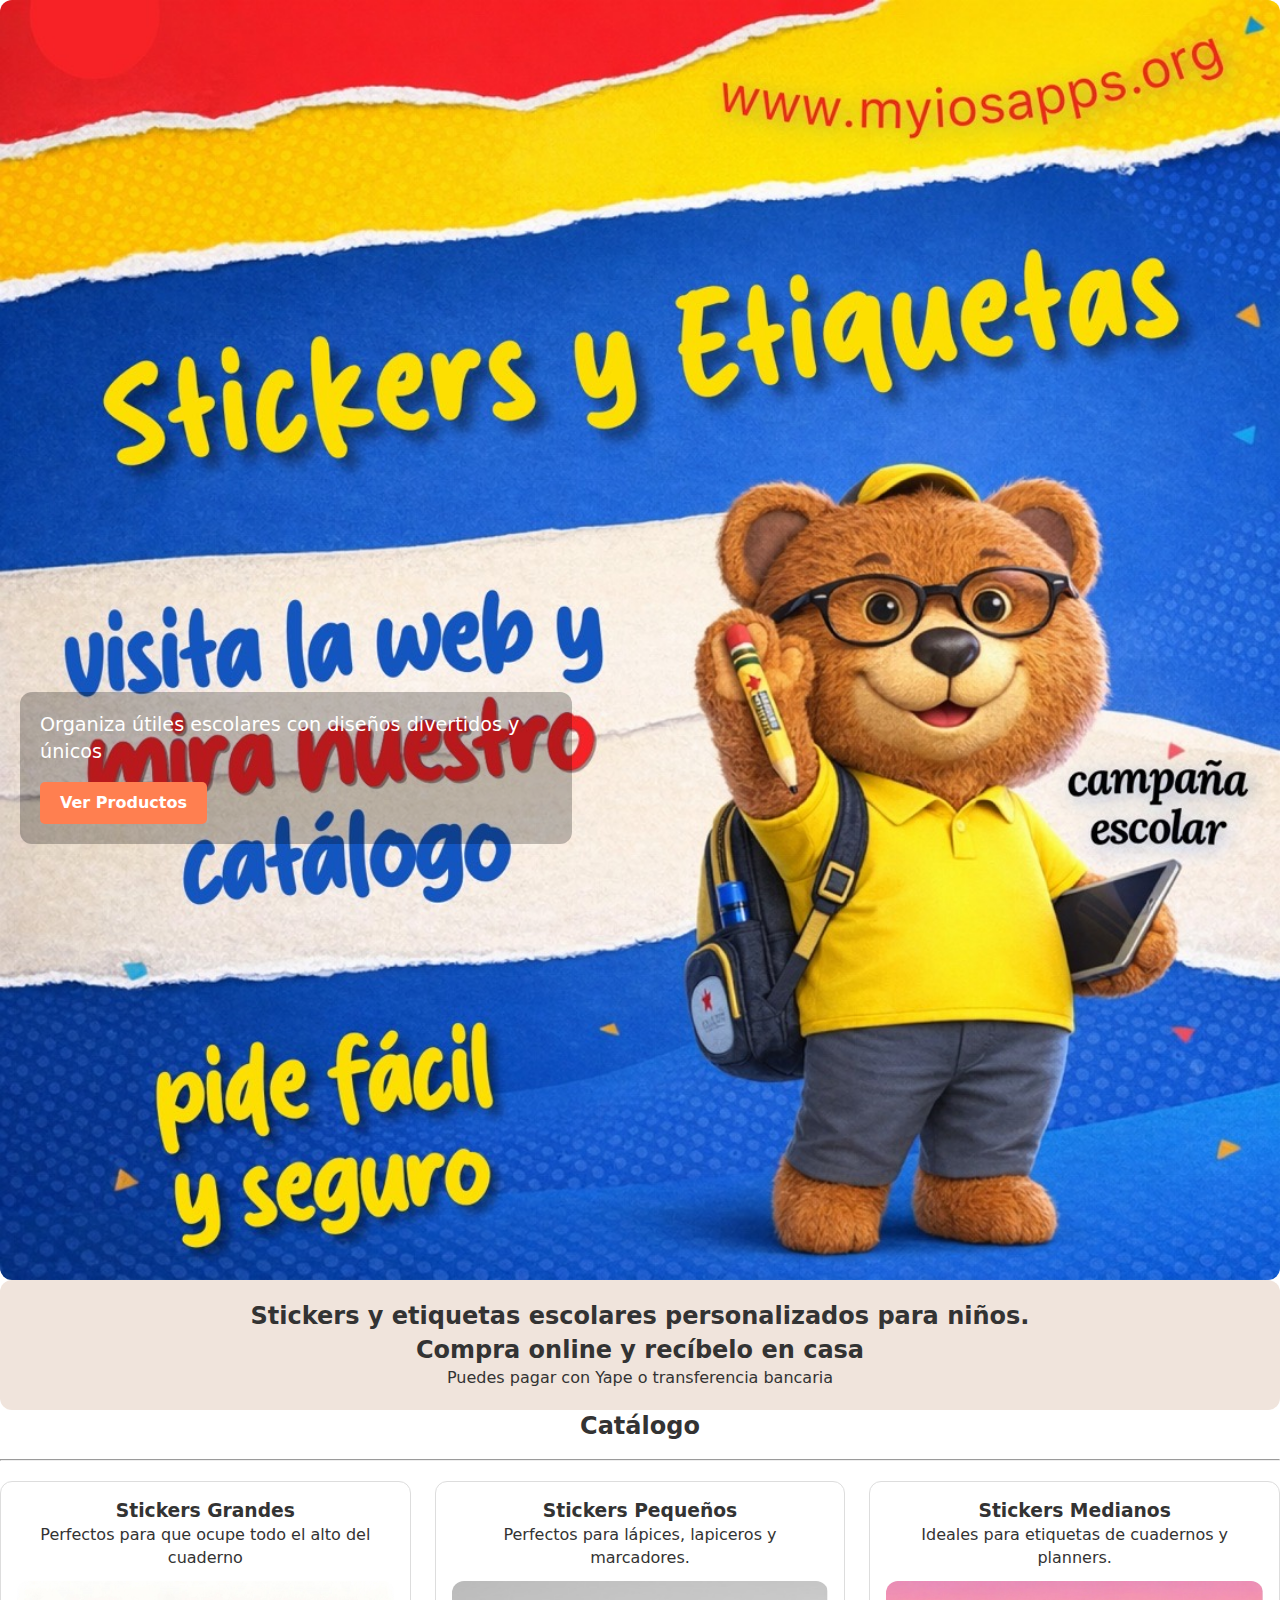
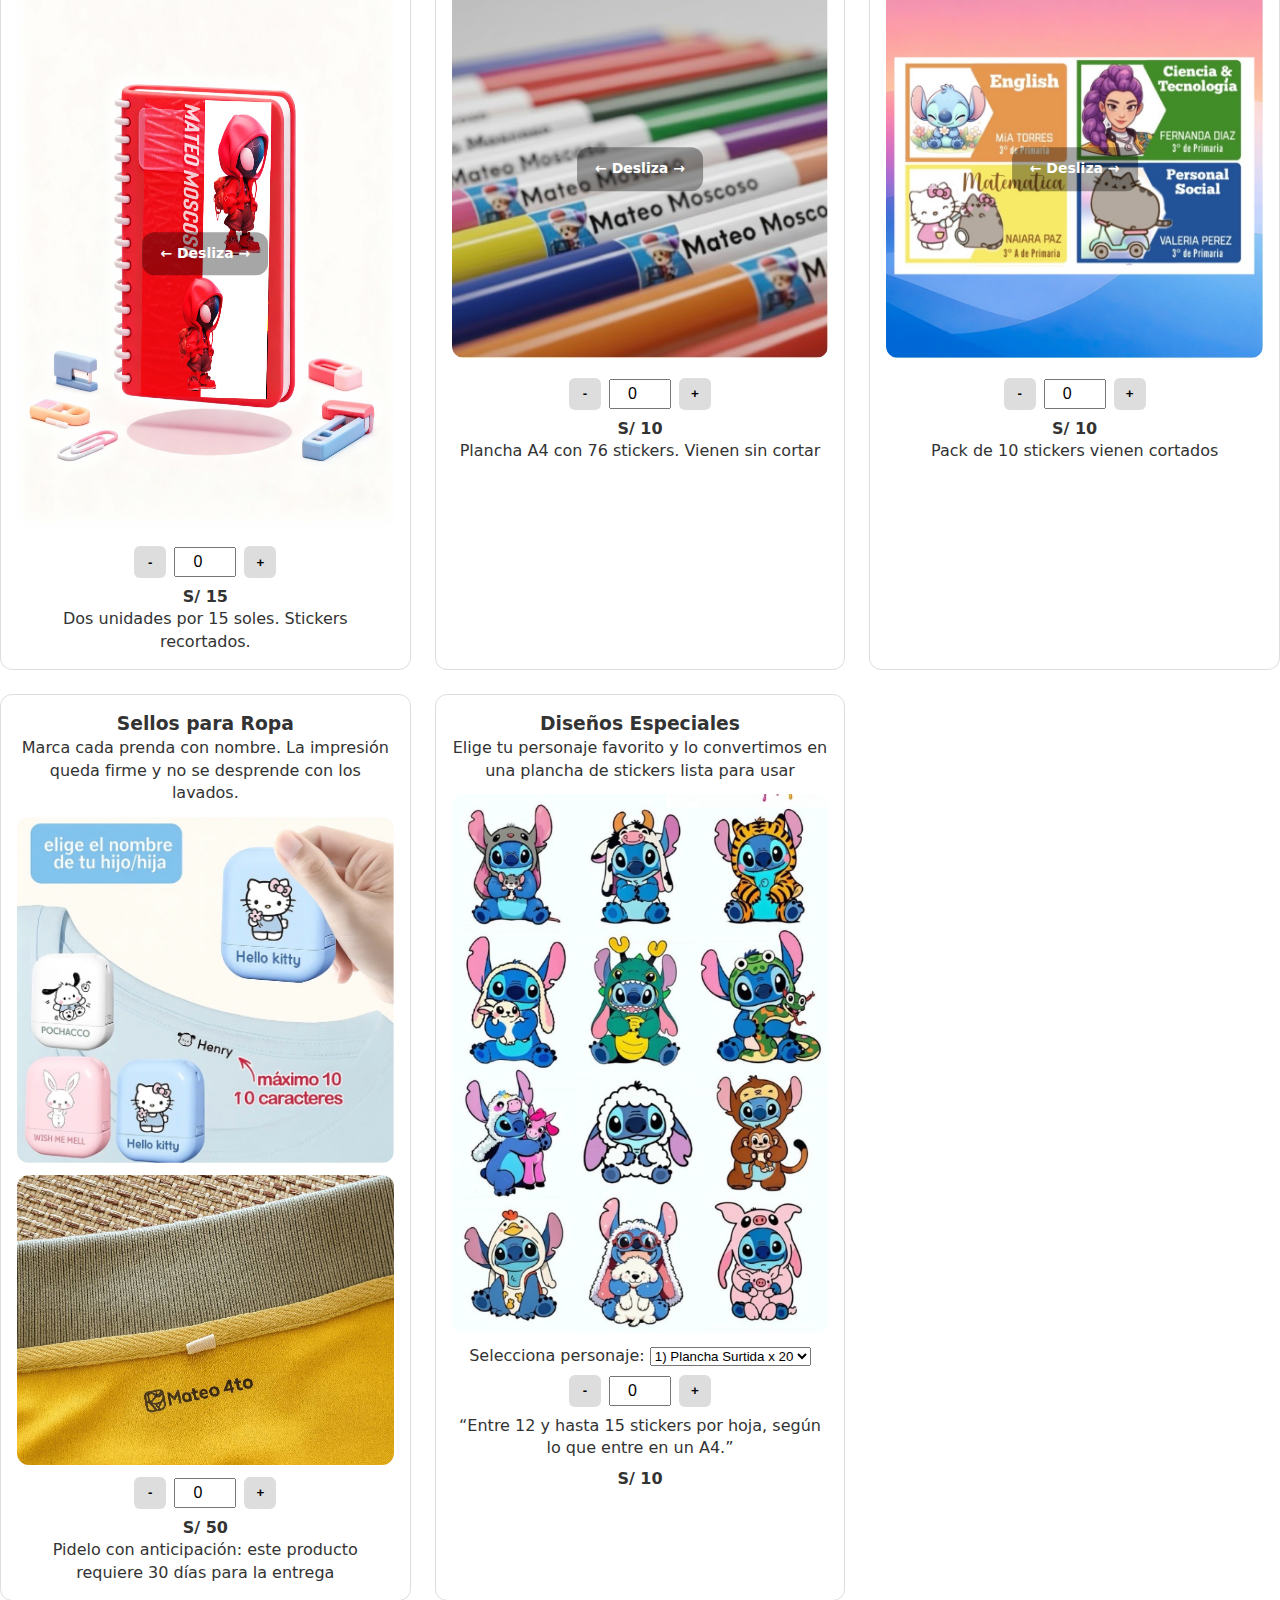
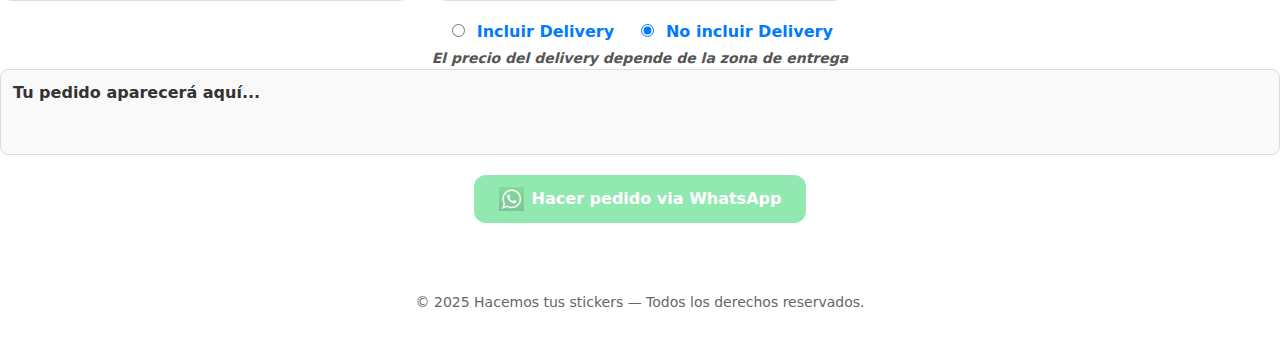
<file: index.html>
<!DOCTYPE html>
<html lang="es">
<head>
<meta charset="UTF-8" />
<meta name="viewport" content="width=device-width, initial-scale=1.0" />
<title>Stikers y Etiquetas</title>
<link rel="icon" href="colegio/assets/iconweb.png">
<style>
/* Reset simple */
body, h1, h2, h3, p, ul, li {
    margin: 0;
    padding: 0;
}

body {
    font-family: system-ui, -apple-system, sans-serif;
    background: #FFFFFF;
    color: #333;
    line-height: 1.4;
    box-sizing: border-box;
}

.text-col {
    max-width: 800px;
    margin: 0 auto;
    text-align: center;
}

.container {
    width: 92%;
    max-width: 900px;
    margin: auto;
}

.header {
    position: relative;
    text-align: center;
}

.header img {
    width: 100%;
    height: auto;
    object-fit: cover;
    display: block;
    border-radius: 12px;
}

.hero-text {
    position: absolute;
    top: 60%;           
    left: 20px;         /* distancia desde el borde izquierdo */
    transform: translateY(-50%); /* centrar verticalmente respecto a top */
    text-align: left;    /* alineación del texto a la izquierda */
    color: #fff;
    background: rgba(0,0,0,0.25);
    padding: 20px;
    border-radius: 12px;
    max-width: 40%;  
}

.hero-textPROD {
    position: absolute;
    top: 50%;
    left: 50%;
    transform: translate(-50%, -50%); /* centrado real horizontal y vertical */
    text-align: center;
    color: #fff;
    background: rgba(0, 0, 0, 0.35);
    padding: 12px 18px;
    border-radius: 12px;
    max-width: 70%;
    pointer-events: none; /* no bloquea el swipe */
    font-size: 14px;
    font-weight: 600;
}

.hero-text h1 {
    font-size: 2rem;
    margin-bottom: 12px;
}

.hero-text p {
    font-size: 1.2rem;
    margin-bottom: 16px;
}

.btn-primary {
    background: #FF7F50;
    color: #fff;
    padding: 10px 20px;
    text-decoration: none;
    border-radius: 5px;
    font-weight: bold;
    display: inline-block;
}

.section {
    margin: 40px 0;
    text-align: center;
}

.section-bg-naranja {
    background: #f0e4dc;
    padding: 20px 16px;
    border-radius: 12px;
}

.products h2 {
    text-align: center;
    margin-bottom: 16px;
}

.products-grid {
    display: grid;
    grid-template-columns: 1fr;
    gap: 24px;
    margin-top: 20px;
}

.product-card {
    border: 1px solid #ddd;
    border-radius: 12px;
    padding: 16px;
    text-align: center;
}

.product-card img {
    width: 100%;
    height: auto;
    border-radius: 12px;
    margin: 12px 0;
    display: block;
}

.product-quantity {
    display: flex;
    justify-content: center;
    align-items: center;
    gap: 8px;
    margin: 8px 0;
}

.product-quantity button {
    width: 32px;
    height: 32px;
    border: none;
    border-radius: 6px;
    background-color: #ddd;
    font-weight: bold;
    cursor: pointer;
}

.product-quantity input {
    width: 50px;
    text-align: center;
    font-size: 16px;
    padding: 4px;
}

.product-price {
    font-weight: bold;
    margin-top: 8px;
}

.delivery-options {
    margin-top: 20px;
    text-align: center;
    font-weight: bold;
    color: #007BFF; /* azul brillante */
}
.delivery-options label {
    color: #007BFF;
}
.delivery-options input {
    margin-right: 6px;
    accent-color: #007BFF; /* radios azules en navegadores modernos */
}
.delivery-aclaracion {
    color: #007BFF;
}
    
#pedido {
    background-color: #f9f9f9;
    border: 1px solid #ddd;
    padding: 12px;
    border-radius: 8px;
    min-height: 60px;
    font-weight: bold;
    white-space: pre-line;
    user-select: text;
}

#whatsapp-button.disabled {
    opacity: 0.5;
    pointer-events: none;
    cursor: not-allowed;
}

#whatsapp-button {
    display: flex;
    align-items: center;
    justify-content: center;
    background-color: #25D366;
    color: white;
    font-weight: bold;
    text-align: center;
    padding: 12px 16px;
    border-radius: 12px;
    text-decoration: none;
    margin: 20px auto 40px auto;
    font-size: 16px;
    gap: 8px;
    max-width: 300px;
}

#whatsapp-button img {
    height: 24px;
    width: auto;
    display: block;
}

.delivery-aclaracion {
    text-align: center;
    font-size: 14px;
    margin-top: 6px;
    font-style: italic;
    color: #555;
}

.footer {
    text-align: center;
    padding: 30px 0;
    color: #666;
    font-size: 14px;
}

@media (min-width: 900px) {
    .products-grid {
        grid-template-columns: repeat(3, 1fr);
    }
        .swipe-hint {
        display: none;
    }
}

/* Carrusel horizontal unificado y corregido */
.image-carousel {
    display: flex;
    gap: 12px;
    overflow-x: auto;
    scroll-snap-type: x mandatory;
    -webkit-overflow-scrolling: touch;
    position: relative;
    cursor: grab;
}

.image-carousel:active {
    cursor: grabbing;
}

/* Cada imagen es un punto de snap y no se encoge */
.image-carousel img {
    scroll-snap-align: start;
    flex-shrink: 0;
    width: 100%;
    height: auto;
    border-radius: 12px;
    display: block;
}

/* Sombra indicadora de que hay más contenido a la derecha */
.image-carousel::after {
    content: "";
    position: sticky;
    right: 0;
    top: 0;
    width: 40px;
    height: 100%;
    pointer-events: none;
    background: linear-gradient(
        to left,
        rgba(255, 255, 255, 0.85),
        rgba(255, 255, 255, 0)
    );
}


    
</style>
</head>

    
<body>

<header class="header">
    <img src="colegio/assets/portada.jpg" alt="Hacemos tus stickers">
    <div class="hero-text">
        <p>Organiza útiles escolares con diseños divertidos y únicos</p>
        <a href="#products" class="btn-primary">Ver Productos</a>
    </div>
</header>

<div class="section-bg-naranja">
    <div class="text-col">
        <h2>Stickers y etiquetas escolares personalizados para niños. Compra online y recíbelo en casa</h2>
        <p>Puedes pagar con Yape o transferencia bancaria</p>
    </div>
</div>

<section class="products" id="products">
    <h2>Catálogo</h2>
    <hr>
    <div class="products-grid">

        <div class="product-card" data-product="Stickers Grandes" data-price="15">
            <h3>Stickers Grandes</h3>
            <p>Perfectos para que ocupe todo el alto del cuaderno</p>

  <div class="image-carousel">
      <div class="hero-textPROD">
        <p>← Desliza →</p>
    </div>
      <img src="colegio/assets/grande3.jpg" alt="Stickers grandes 1">
      <img src="colegio/assets/grande4.jpg" alt="Stickers grandes 2">
      <img src="colegio/assets/grande2.jpg" alt="Stickers grandes 2">
      <img src="colegio/assets/grande1.jpg" alt="Stickers grandes 2">
    </div>
            <div class="product-quantity">
                <button class="minus">-</button>
                <input type="number" value="0" min="0">
                <button class="plus">+</button>
            </div>
            <p class="product-price">S/ 15</p>
            <p>Dos unidades por 15 soles. Stickers recortados.</p>
        </div>
        
        <div class="product-card" data-product="Stickers Pequeños" data-price="10">
            <h3>Stickers Pequeños</h3>
            <p>Perfectos para lápices, lapiceros y marcadores.</p>

<div class="image-carousel">
          <div class="hero-textPROD">
        <p>← Desliza →</p>
    </div>
      <img src="colegio/assets/peque3.jpg" alt="Stickers Peq 1">
      <img src="colegio/assets/peque2.png" alt="Stickers Peq 2">
      <img src="colegio/assets/peque4.jpg" alt="Stickers Peq 2">
      <img src="colegio/assets/peque1.png" alt="Stickers Peq 2">
    </div>
            <div class="product-quantity">
                <button class="minus">-</button>
                <input type="number" value="0" min="0">
                <button class="plus">+</button>
            </div>
            <p class="product-price">S/ 10</p>
            <p>Plancha A4 con 76 stickers. Vienen sin cortar</p>
        </div>

        <div class="product-card" data-product="Stickers Medianos" data-price="10">
            <h3>Stickers Medianos</h3>
            <p>Ideales para etiquetas de cuadernos y planners.</p>
            
<div class="image-carousel">
          <div class="hero-textPROD">
        <p>← Desliza →</p>
    </div>
      <img src="colegio/assets/med1.jpg" alt="Stickers MED 1">
      <img src="colegio/assets/med2.jpg" alt="Stickers MED 2">
      <img src="colegio/assets/med3.jpg" alt="Stickers MED 2">
    </div>    
        
            <div class="product-quantity">
                <button class="minus">-</button>
                <input type="number" value="0" min="0">
                <button class="plus">+</button>
            </div>
            <p class="product-price">S/ 10</p>
            <p>Pack de 10 stickers vienen cortados</p>
        </div>


        <div class="product-card" data-product="Sellos para Ropa" data-price="50">
            <h3>Sellos para Ropa</h3>
            <p>Marca cada prenda con nombre. La impresión queda firme y no se desprende con los lavados.</p>
            <img src="colegio/assets/sello1.jpg" alt="sello1">
            <img src="colegio/assets/polo.jpg" alt="sello2">
            <div class="product-quantity">
                <button class="minus">-</button>
                <input type="number" value="0" min="0">
                <button class="plus">+</button>
            </div>
            <p class="product-price">S/ 50</p>
            <p>Pidelo con anticipación: este producto requiere 30 días para la entrega</p>
        </div>

        <div class="product-card" data-product="Diseños Especiales" data-price="10">
            <h3>Diseños Especiales</h3>
            <p>Elige tu personaje favorito y lo convertimos en una plancha de stickers lista para usar</p>
            <img src="colegio/assets/plancha.jpg" alt="Diseños especiales">

            <label for="personaje-especial">Selecciona personaje:</label>
            <select class="personaje" id="personaje-especial">

<option value="Plancha Surtida x 20">1) Plancha Surtida x 20</option>
<option value="Personaje 1">Personaje 1</option>
<option value="Personaje 2">Personaje 2</option>
<option value="Personaje 3">Personaje 3</option>
<option value="Personaje 4">Personaje 4</option>
<option value="Personaje 5">Personaje 5</option>
<option value="Personaje 6">Personaje 6</option>
<option value="Personaje 7">Personaje 7</option>
<option value="Personaje 8">Personaje 8</option>
<option value="Personaje 9">Personaje 9</option>
<option value="Personaje 10">Personaje 10</option>
<option value="Personaje 11">Personaje 11</option>
<option value="Personaje 12">Personaje 12</option>
<option value="Personaje 13">Personaje 13</option>
<option value="Personaje 14">Personaje 14</option>
<option value="Personaje 15">Personaje 15</option>
<option value="Personaje 16">Personaje 16</option>
<option value="Personaje 17">Personaje 17</option>
<option value="Personaje 18">Personaje 18</option>
<option value="Personaje 19">Personaje 19</option>
<option value="Personaje 20">Personaje 20</option>

            </select>

            <div class="product-quantity">
                <button class="minus">-</button>
                <input type="number" value="0" min="0">
                <button class="plus">+</button>
            </div>
            <p>“Entre 12 y hasta 15 stickers por hoja, según lo que entre en un A4.”</p>
            <p class="product-price">S/ 10</p>
        </div>

    </div>

    <div class="delivery-options">
        <label>
            <input type="radio" name="delivery" value="Con Delivery">
            Incluir Delivery
        </label>
        &nbsp;&nbsp;
        <label>
            <input type="radio" name="delivery" value="Sin Delivery" checked>
            No incluir Delivery
        </label>
        <div class="delivery-aclaracion">
            El precio del delivery depende de la zona de entrega
        </div>
    </div>

    <div id="pedido" aria-readonly="true">
        Tu pedido aparecerá aquí...
    </div>

    <a id="whatsapp-button" href="#" target="_blank" class="disabled">
        <img src="colegio/assets/whatsapp.jpg" alt="WhatsApp">
        Hacer pedido via WhatsApp
    </a>

</section>

<footer class="footer">
    © 2025 Hacemos tus stickers — Todos los derechos reservados.
</footer>

<script>
const productCards = document.querySelectorAll('.product-card');
const pedidoDiv = document.getElementById('pedido');
const whatsappBtn = document.getElementById('whatsapp-button');

productCards.forEach(card => {
    const minus = card.querySelector('.minus');
    const plus = card.querySelector('.plus');
    const input = card.querySelector('.product-quantity input');


    minus.addEventListener('click', () => {
        input.value = Math.max(0, parseInt(input.value) - 1);
        actualizarPedido();
    });
    plus.addEventListener('click', () => {
        input.value = parseInt(input.value) + 1;
        actualizarPedido();
    });
    input.addEventListener('input', actualizarPedido);
});

document.querySelectorAll('input[name="delivery"]').forEach(radio => {
    radio.addEventListener('change', actualizarPedido);
});

function actualizarPedido() {
    let textoPedido = '';
    let total = 0;

    productCards.forEach(card => {
        const cantidad = parseInt(card.querySelector('input').value);
        if (cantidad > 0) {
            let nombre = card.dataset.product;
            const precio = parseInt(card.dataset.price);

            const selectPersonaje = card.querySelector('.personaje');
            if (selectPersonaje) {
                const personaje = selectPersonaje.value;
                nombre += ` - ${personaje}`;
            }

            textoPedido += `${nombre}: ${cantidad} unidades - S/ ${precio * cantidad}\n`;
            total += precio * cantidad;
        }
    });

    const delivery = document.querySelector('input[name="delivery"]:checked').value;
    let deliveryCosto = 0;
    if (delivery === "Con Delivery") deliveryCosto = 15;
    total += deliveryCosto;

    if (total > 0) {
        if (delivery === "Con Delivery") textoPedido += `\nDelivery: S/ 15`;
        textoPedido += `\nTotal: S/ ${total}`;
    }

    pedidoDiv.textContent = textoPedido || 'Tu pedido aparecerá aquí...';
    const mensaje = encodeURIComponent(textoPedido || 'Hola, quiero hacer un pedido');
    whatsappBtn.href = `https://wa.me/51959457070?text=${mensaje}`;

    if (textoPedido.trim() !== '' && total > 0) {
        whatsappBtn.classList.remove('disabled');
    } else {
        whatsappBtn.classList.add('disabled');
    }
}

actualizarPedido();
</script>

</body>
</html>
</file>
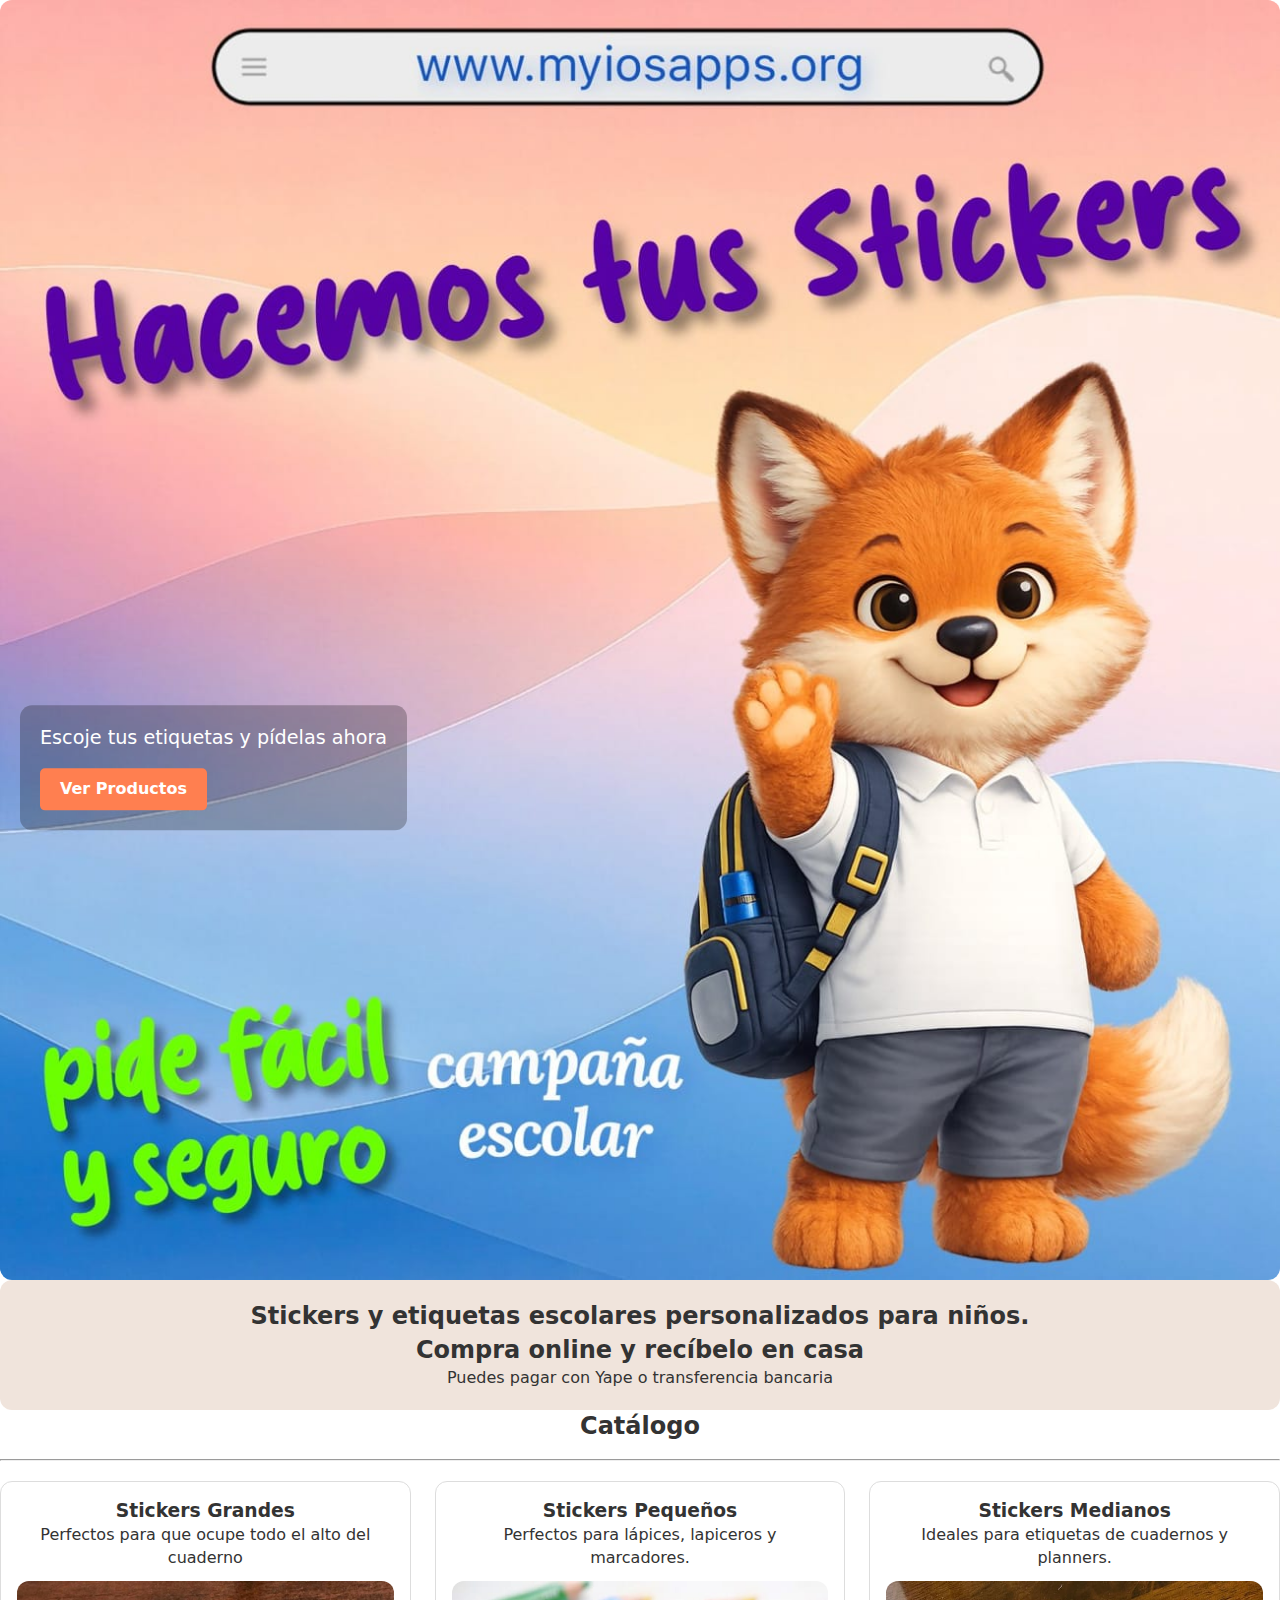
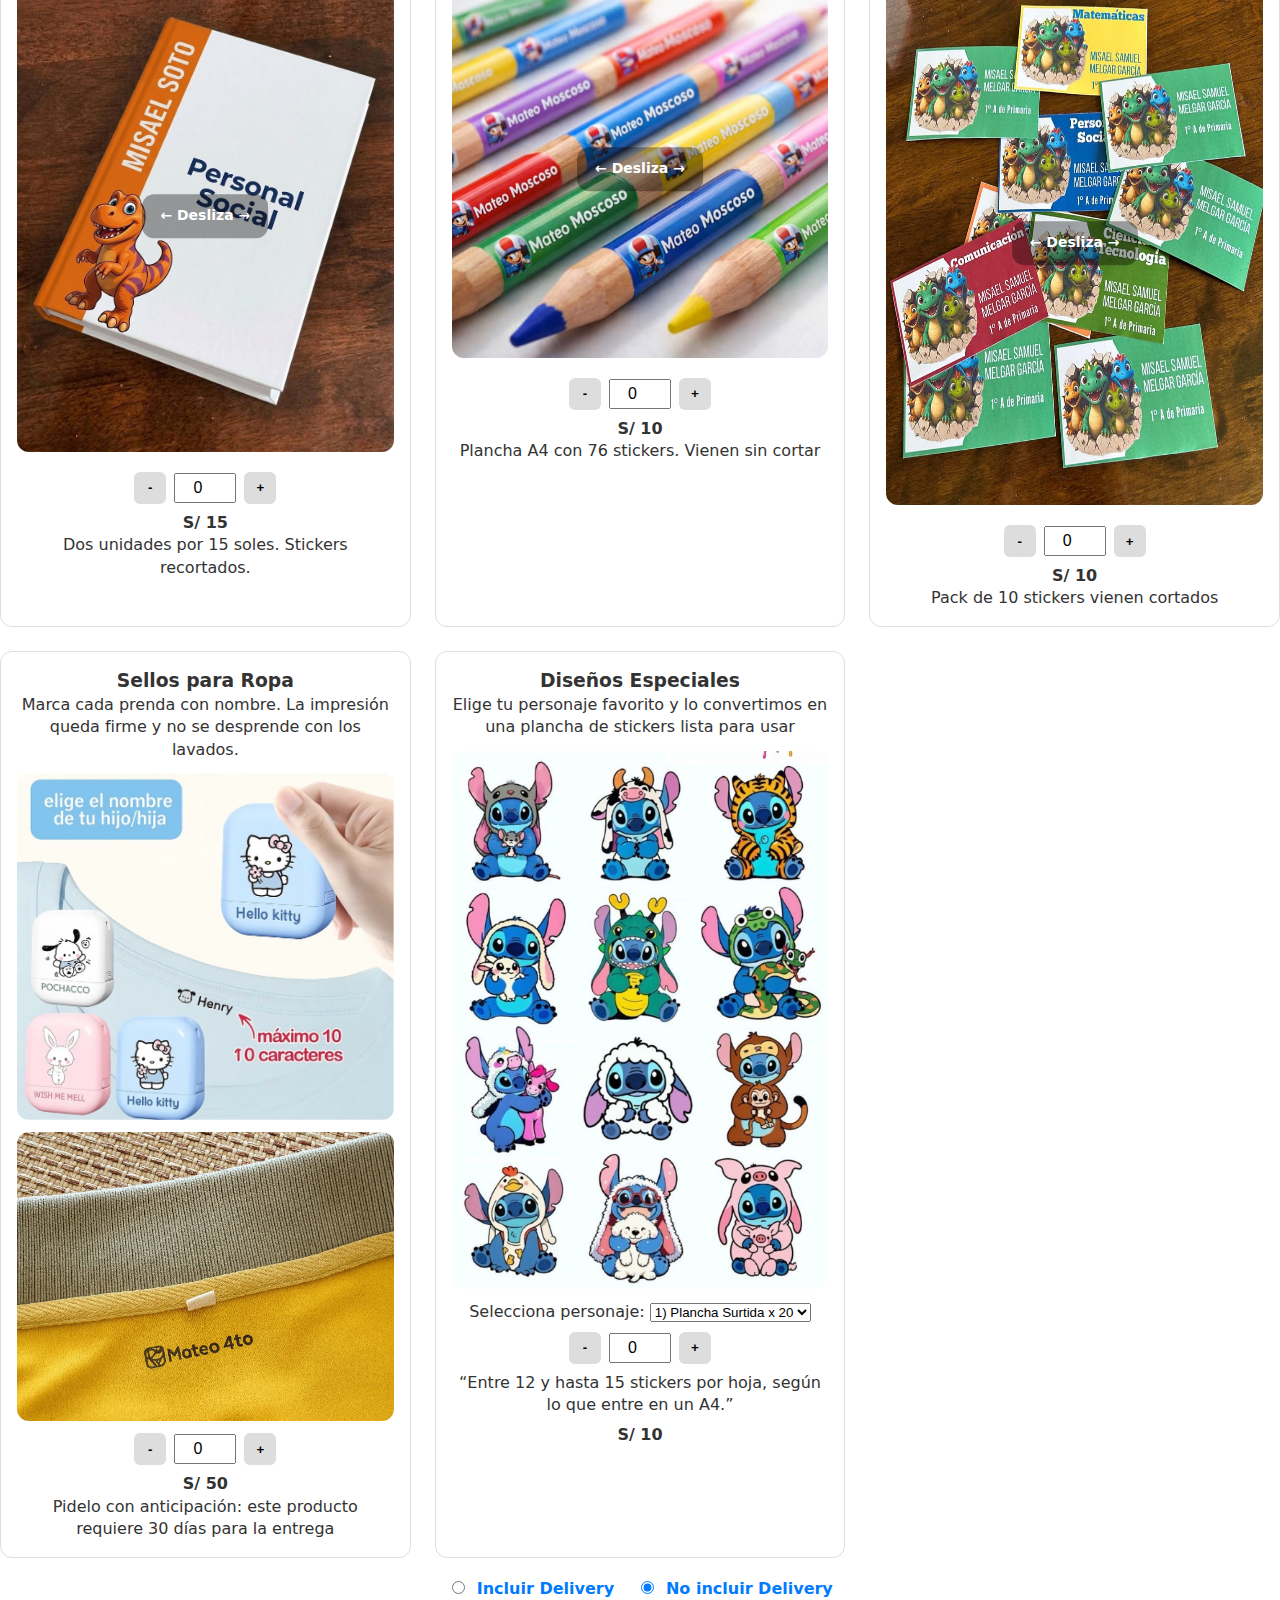
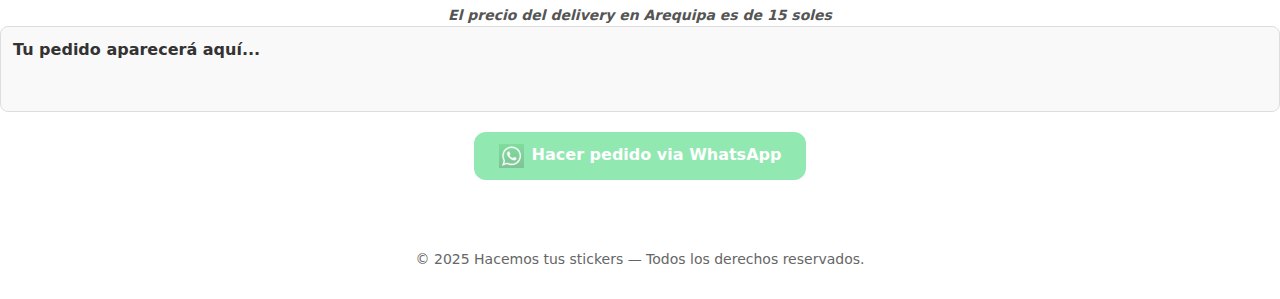
<file: colegio/index.html>
<!DOCTYPE html>
<html lang="es">
<head>
    <meta charset="UTF-8" />
    <meta name="viewport" content="width=device-width, initial-scale=1.0" />
    <title>Stickers y Etiquetas</title>
    <link rel="icon" href="assets/iconweb.png">
    <style>
        /* Reset simple */
        body, h1, h2, h3, p, ul, li {
            margin: 0;
            padding: 0;
        }

        body {
            font-family: system-ui, -apple-system, sans-serif;
            background: #FFFFFF;
            color: #333;
            line-height: 1.4;
            box-sizing: border-box;
        }

        .text-col {
            max-width: 800px;
            margin: 0 auto;
            text-align: center;
        }

        .container {
            width: 92%;
            max-width: 900px;
            margin: auto;
        }

        .header {
            position: relative;
            text-align: center;
        }

        .header img {
            width: 100%;
            height: auto;
            object-fit: cover;
            display: block;
            border-radius: 12px;
        }

        .hero-text {
            position: absolute;
            top: 60%;            
            left: 20px;          /* distancia desde el borde izquierdo */
            transform: translateY(-50%); /* centrar verticalmente respecto a top */
            text-align: left;    /* alineación del texto a la izquierda */
            color: #fff;
            background: rgba(0,0,0,0.25);
            padding: 20px;
            border-radius: 12px;
            max-width: 40%;  
        }

        .hero-textPROD {
            position: absolute;
            top: 50%;
            left: 50%;
            transform: translate(-50%, -50%); /* centrado real horizontal y vertical */
            text-align: center;
            color: #fff;
            background: rgba(0, 0, 0, 0.35);
            padding: 12px 18px;
            border-radius: 12px;
            max-width: 70%;
            pointer-events: none; /* no bloquea el swipe */
            font-size: 14px;
            font-weight: 600;
        }

        .hero-text h1 {
            font-size: 2rem;
            margin-bottom: 12px;
        }

        .hero-text p {
            font-size: 1.2rem;
            margin-bottom: 16px;
        }

        .btn-primary {
            background: #FF7F50;
            color: #fff;
            padding: 10px 20px;
            text-decoration: none;
            border-radius: 5px;
            font-weight: bold;
            display: inline-block;
        }

        .section {
            margin: 40px 0;
            text-align: center;
        }

        .section-bg-naranja {
            background: #f0e4dc;
            padding: 20px 16px;
            border-radius: 12px;
        }

        .products h2 {
            text-align: center;
            margin-bottom: 16px;
        }

        .products-grid {
            display: grid;
            grid-template-columns: 1fr;
            gap: 24px;
            margin-top: 20px;
        }

        .product-card {
            border: 1px solid #ddd;
            border-radius: 12px;
            padding: 16px;
            text-align: center;
        }

        .product-card img {
            width: 100%;
            height: auto;
            border-radius: 12px;
            margin: 12px 0;
            display: block;
        }

        .product-quantity {
            display: flex;
            justify-content: center;
            align-items: center;
            gap: 8px;
            margin: 8px 0;
        }

        .product-quantity button {
            width: 32px;
            height: 32px;
            border: none;
            border-radius: 6px;
            background-color: #ddd;
            font-weight: bold;
            cursor: pointer;
        }

        .product-quantity input {
            width: 50px;
            text-align: center;
            font-size: 16px;
            padding: 4px;
        }

        .product-price {
            font-weight: bold;
            margin-top: 8px;
        }

        .delivery-options {
            margin-top: 20px;
            text-align: center;
            font-weight: bold;
            color: #007BFF; 
        }

        .delivery-options input {
            margin-right: 6px;
            accent-color: #007BFF; 
        }
            
        #pedido {
            background-color: #f9f9f9;
            border: 1px solid #ddd;
            padding: 12px;
            border-radius: 8px;
            min-height: 60px;
            font-weight: bold;
            white-space: pre-line;
            user-select: text;
        }

        #whatsapp-button.disabled {
            opacity: 0.5;
            pointer-events: none;
            cursor: not-allowed;
        }

        #whatsapp-button {
            display: flex;
            align-items: center;
            justify-content: center;
            background-color: #25D366;
            color: white;
            font-weight: bold;
            text-align: center;
            padding: 12px 16px;
            border-radius: 12px;
            text-decoration: none;
            margin: 20px auto 40px auto;
            font-size: 16px;
            gap: 8px;
            max-width: 300px;
        }

        #whatsapp-button img {
            height: 24px;
            width: auto;
            display: block;
        }

        .delivery-aclaracion {
            text-align: center;
            font-size: 14px;
            margin-top: 6px;
            font-style: italic;
            color: #555;
        }

        .footer {
            text-align: center;
            padding: 30px 0;
            color: #666;
            font-size: 14px;
        }

        @media (min-width: 900px) {
            .products-grid {
                grid-template-columns: repeat(3, 1fr);
            }
        }

        .image-carousel {
            display: flex;
            gap: 12px;
            overflow-x: auto;
            scroll-snap-type: x mandatory;
            -webkit-overflow-scrolling: touch;
            position: relative;
            cursor: grab;
        }

        .image-carousel:active {
            cursor: grabbing;
        }

        .image-carousel img {
            scroll-snap-align: start;
            flex-shrink: 0;
            width: 100%;
            height: auto;
            border-radius: 12px;
            display: block;
        }

        .image-carousel::after {
            content: "";
            position: sticky;
            right: 0;
            top: 0;
            width: 40px;
            height: 100%;
            pointer-events: none;
            background: linear-gradient(
                to left,
                rgba(255, 255, 255, 0.85),
                rgba(255, 255, 255, 0)
            );
        }
    </style>
</head>

<body>

<header class="header">
    <img src="assets/portada26.jpg" alt="Hacemos tus stickers">
    <div class="hero-text">
        <p>Escoje tus etiquetas y pídelas ahora</p>
        <a href="#products" class="btn-primary">Ver Productos</a>
    </div>
</header>

<div class="section-bg-naranja">
    <div class="text-col">
        <h2>Stickers y etiquetas escolares personalizados para niños. Compra online y recíbelo en casa</h2>
        <p>Puedes pagar con Yape o transferencia bancaria</p>
    </div>
</div>

<section class="products" id="products">
    <h2>Catálogo</h2>
    <hr>
    <div class="products-grid">

        <div class="product-card" data-product="Stickers Grandes" data-price="15">
            <h3>Stickers Grandes</h3>
            <p>Perfectos para que ocupe todo el alto del cuaderno</p>
            <div class="image-carousel">
                <div class="hero-textPROD"><p>← Desliza →</p></div>
                <img src="assets/gran1.jpeg" alt="Stickers grandes 1">
                <img src="assets/gran2.jpeg" alt="Stickers grandes 2">
                <img src="assets/gran3.jpeg" alt="Stickers grandes 3">
            </div>
            <div class="product-quantity">
                <button class="minus">-</button>
                <input type="number" value="0" min="0">
                <button class="plus">+</button>
            </div>
            <p class="product-price">S/ 15</p>
            <p>Dos unidades por 15 soles. Stickers recortados.</p>
        </div>
        
        <div class="product-card" data-product="Stickers Pequeños" data-price="10">
            <h3>Stickers Pequeños</h3>
            <p>Perfectos para lápices, lapiceros y marcadores.</p>
            <div class="image-carousel">
                <div class="hero-textPROD"><p>← Desliza →</p></div>
                <img src="assets/pequenoslapiz.jpg" alt="Stickers Peq 1">
                <img src="assets/peque2.png" alt="Stickers Peq 2">
            </div>
            <div class="product-quantity">
                <button class="minus">-</button>
                <input type="number" value="0" min="0">
                <button class="plus">+</button>
            </div>
            <p class="product-price">S/ 10</p>
            <p>Plancha A4 con 76 stickers. Vienen sin cortar</p>
        </div>

        <div class="product-card" data-product="Stickers Medianos" data-price="10">
            <h3>Stickers Medianos</h3>
            <p>Ideales para etiquetas de cuadernos y planners.</p>
            <div class="image-carousel">
                <div class="hero-textPROD"><p>← Desliza →</p></div>
                <img src="assets/medianosreal3.JPG" alt="Stickers MED 1">
                <img src="assets/medianosreal2.jpg" alt="Stickers MED 2">
                <img src="assets/medianosgirl.JPG" alt="Stickers MED 3">
            </div>    
            <div class="product-quantity">
                <button class="minus">-</button>
                <input type="number" value="0" min="0">
                <button class="plus">+</button>
            </div>
            <p class="product-price">S/ 10</p>
            <p>Pack de 10 stickers vienen cortados</p>
        </div>

        <div class="product-card" data-product="Sellos para Ropa" data-price="50">
            <h3>Sellos para Ropa</h3>
            <p>Marca cada prenda con nombre. La impresión queda firme y no se desprende con los lavados.</p>
            <img src="assets/sello1.jpg" alt="sello1">
            <img src="assets/polo.jpg" alt="sello2">
            <div class="product-quantity">
                <button class="minus">-</button>
                <input type="number" value="0" min="0">
                <button class="plus">+</button>
            </div>
            <p class="product-price">S/ 50</p>
            <p>Pidelo con anticipación: este producto requiere 30 días para la entrega</p>
        </div>

        <div class="product-card" data-product="Diseños Especiales" data-price="10">
            <h3>Diseños Especiales</h3>
            <p>Elige tu personaje favorito y lo convertimos en una plancha de stickers lista para usar</p>
            <img src="assets/plancha.jpg" alt="Diseños especiales">
            <label for="personaje-especial">Selecciona personaje:</label>
            <select class="personaje" id="personaje-especial">
                <option value="Plancha Surtida x 20">1) Plancha Surtida x 20</option>
                <option value="Personaje 1">Personaje 1</option>
                <option value="Personaje 2">Personaje 2</option>
                </select>
            <div class="product-quantity">
                <button class="minus">-</button>
                <input type="number" value="0" min="0">
                <button class="plus">+</button>
            </div>
            <p>“Entre 12 y hasta 15 stickers por hoja, según lo que entre en un A4.”</p>
            <p class="product-price">S/ 10</p>
        </div>
    </div>

    <div class="delivery-options">
        <label><input type="radio" name="delivery" value="Con Delivery"> Incluir Delivery</label>
        &nbsp;&nbsp;
        <label><input type="radio" name="delivery" value="Sin Delivery" checked> No incluir Delivery</label>
        <div class="delivery-aclaracion">El precio del delivery en Arequipa es de 15 soles</div>
    </div>

    <div id="pedido" aria-readonly="true">Tu pedido aparecerá aquí...</div>

    <a id="whatsapp-button" href="#" target="_blank" class="disabled">
        <img src="assets/whatsapp.jpg" alt="WhatsApp">
        Hacer pedido via WhatsApp
    </a>

</section>

<footer class="footer">
    © 2025 Hacemos tus stickers — Todos los derechos reservados.
</footer>

<script>
    const productCards = document.querySelectorAll('.product-card');
    const pedidoDiv = document.getElementById('pedido');
    const whatsappBtn = document.getElementById('whatsapp-button');

    productCards.forEach(card => {
        const minus = card.querySelector('.minus');
        const plus = card.querySelector('.plus');
        const input = card.querySelector('.product-quantity input');

        minus.addEventListener('click', () => {
            input.value = Math.max(0, parseInt(input.value) - 1);
            actualizarPedido();
        });
        plus.addEventListener('click', () => {
            input.value = parseInt(input.value) + 1;
            actualizarPedido();
        });
        input.addEventListener('input', actualizarPedido);
    });

    document.querySelectorAll('input[name="delivery"]').forEach(radio => {
        radio.addEventListener('change', actualizarPedido);
    });

    function actualizarPedido() {
        let textoPedido = '';
        let total = 0;

        productCards.forEach(card => {
            const cantidad = parseInt(card.querySelector('input').value);
            if (cantidad > 0) {
                let nombre = card.dataset.product;
                const precio = parseInt(card.dataset.price);
                const selectPersonaje = card.querySelector('.personaje');
                if (selectPersonaje) {
                    nombre += ` - ${selectPersonaje.value}`;
                }
                textoPedido += `${nombre}: ${cantidad} unidades - S/ ${precio * cantidad}\n`;
                total += precio * cantidad;
            }
        });

        const delivery = document.querySelector('input[name="delivery"]:checked').value;
        let deliveryCosto = (delivery === "Con Delivery") ? 15 : 0;
        total += deliveryCosto;

        if (total > 0) {
            if (delivery === "Con Delivery") textoPedido += `\nDelivery: S/ 15`;
            textoPedido += `\nTotal: S/ ${total}`;
        }

        pedidoDiv.textContent = textoPedido || 'Tu pedido aparecerá aquí...';
        const mensaje = encodeURIComponent(textoPedido || 'Hola, quiero hacer un pedido');
        whatsappBtn.href = `https://wa.me/51959457070?text=${mensaje}`;

        if (textoPedido.trim() !== '' && total > 0) {
            whatsappBtn.classList.remove('disabled');
        } else {
            whatsappBtn.classList.add('disabled');
        }
    }
    actualizarPedido();
</script>
</body>
</html>
</file>
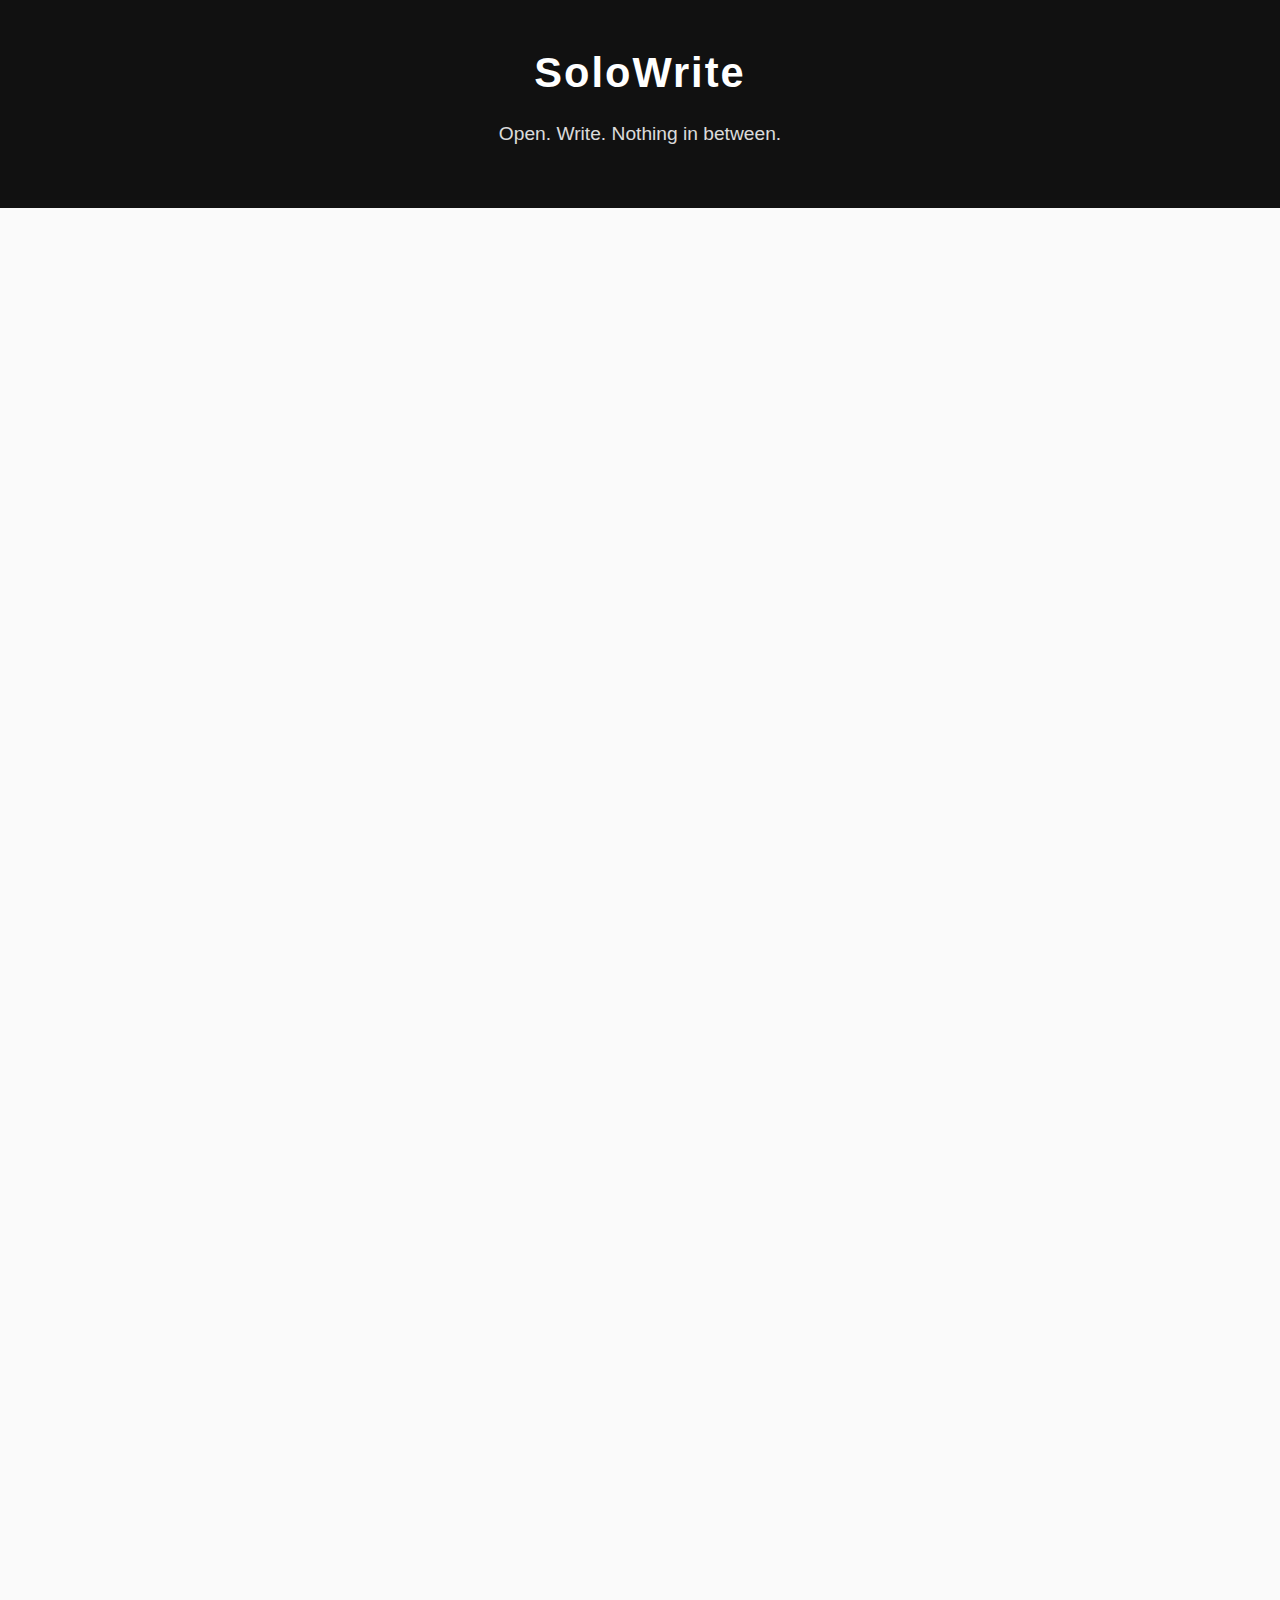
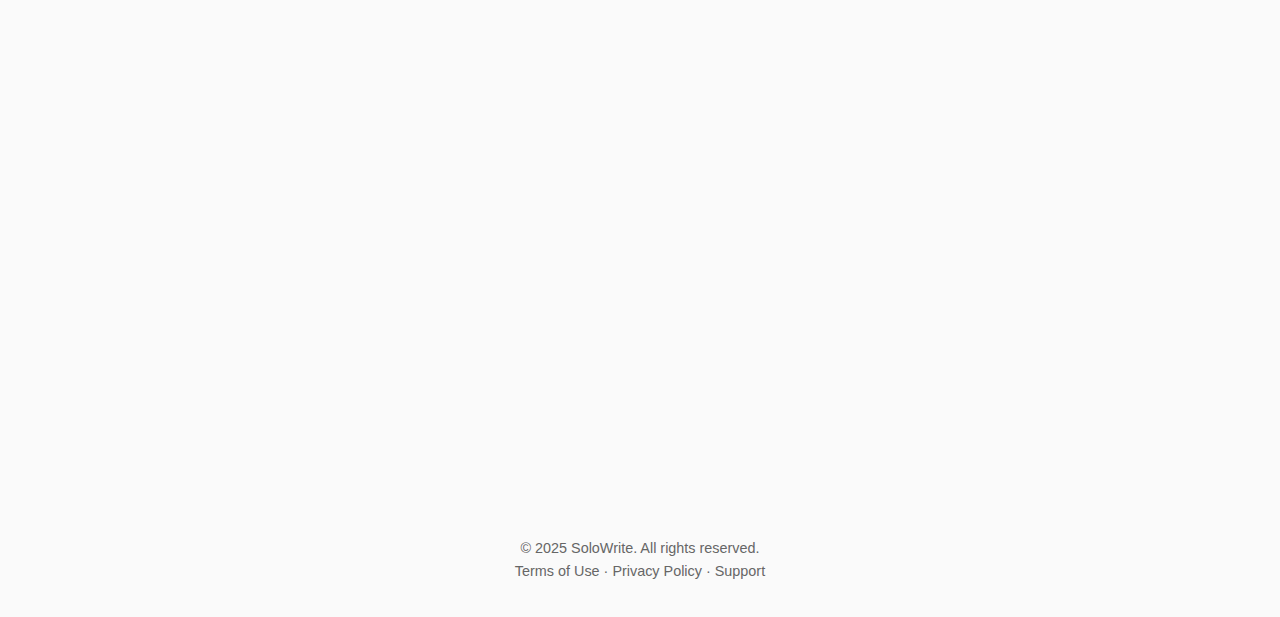
<file: solowrite/index.html>
<!DOCTYPE html>
<html lang="en">
<head>
  <meta charset="UTF-8">
  <meta name="viewport" content="width=device-width, initial-scale=1.0">
  <title>SoloWrite – Distraction-free writing</title>
  <style>
    body {
      font-family: -apple-system, BlinkMacSystemFont, "Segoe UI", Roboto, Helvetica, Arial, sans-serif;
      margin: 0;
      padding: 0;
      background: #fafafa;
      color: #222;
      line-height: 1.6;
      overflow-x: hidden;
    }

    header {
      background: #111111;
      color: white;
      padding: 2.5rem 1rem;
      text-align: center;
    }
    header h1 {
      margin: 0;
      font-size: 2.6rem;
      letter-spacing: 2px;
      animation: fadeInDown 1s ease forwards;
    }
    header p {
      margin-top: 0.75rem;
      font-size: 1.2rem;
      opacity: 0.85;
      animation: fadeIn 1.2s ease forwards;
    }

    main {
      max-width: 720px;
      margin: 2.5rem auto;
      padding: 0 1rem;
    }

    section {
      margin-bottom: 2.8rem;
      padding-bottom: 1.5rem;
      border-bottom: 1px solid #eee;
      opacity: 0;
      transform: translateY(20px);
      animation: fadeInUp 0.8s forwards;
    }
    section:nth-child(1) { animation-delay: 0.2s; }
    section:nth-child(2) { animation-delay: 0.4s; }
    section:nth-child(3) { animation-delay: 0.6s; }
    section:nth-child(4) { animation-delay: 0.8s; }
    section:nth-child(5) { animation-delay: 1s; }
    section:nth-child(6) { animation-delay: 1.2s; }

    h2 {
      color: #111111;
      margin-bottom: 0.5rem;
      font-size: 1.5rem;
    }

    ul {
      padding-left: 1.2rem;
    }
    li {
      margin-bottom: 0.5rem;
    }

    .highlight {
      font-weight: 600;
      color: #111111;
    }

    .section-image {
      display: block;
      max-width: 160px;
      margin: 0 auto 1.2rem auto;
    }

    a.button {
      display: inline-block;
      padding: 0.85rem 1.6rem;
      background: #111111;
      color: white;
      text-decoration: none;
      border-radius: 8px;
      font-weight: 600;
      margin-top: 1rem;
      transition: background 0.3s, transform 0.2s;
    }
    a.button:hover {
      background: #333333;
      transform: translateY(-2px);
    }

    .cta {
      text-align: center;
      margin-top: 1.2rem;
    }

    footer {
      text-align: center;
      padding: 1.2rem;
      font-size: 0.9rem;
      color: #666;
    }

    footer a {
      color: #666;
      text-decoration: none;
      font-weight: 500;
    }

    footer a:hover {
      text-decoration: underline;
    }

    @keyframes fadeInDown {
      0% { opacity: 0; transform: translateY(-20px); }
      100% { opacity: 1; transform: translateY(0); }
    }

    @keyframes fadeInUp {
      0% { opacity: 0; transform: translateY(20px); }
      100% { opacity: 1; transform: translateY(0); }
    }

    @keyframes fadeIn {
      0% { opacity: 0; }
      100% { opacity: 1; }
    }
  </style>
</head>
<body>

  <header>
    <h1>SoloWrite</h1>
    <p>Open. Write. Nothing in between.</p>
  </header>

  <main>

    <section>
      <h2>What SoloWrite Is</h2>
      <p>
        SoloWrite is a <span class="highlight">minimal, distraction-free writing space</span>.
        It is built for one purpose: open the app and start writing immediately.
      </p>
      <ul>
        <li>No complex menus.</li>
        <li>No visual clutter.</li>
        <li>No friction between you and the page.</li>
        <li>A single environment fully focused on text.</li>
      </ul>
    </section>

    <section>
      <h2>Designed for Focus</h2>
      <p>Every visual and structural decision reduces cognitive load.</p>
      <ul>
        <li>Clean interface with calm typography.</li>
        <li>No intrusive toolbars or side panels.</li>
        <li>No notifications, badges, or interruptions.</li>
        <li>The interface steps back so writing comes forward.</li>
      </ul>
    </section>

    <section>
      <h2>Your Files. Always Accessible.</h2>
      <p>
        SoloWrite saves documents in standard <span class="highlight">.md (Markdown) format</span>.
      </p>
      <ul>
        <li>Files are accessible from the iOS Files app and macOS Finder.</li>
        <li>Stored in iCloud Drive.</li>
        <li>No proprietary database.</li>
        <li>Open them in Obsidian or any compatible editor at any time.</li>
        <li>Your text remains portable and fully under your control.</li>
      </ul>
    </section>

    <section>
      <h2>Built Around Simplicity</h2>
      <p>
        SoloWrite does not try to be a knowledge system, project manager,
        or productivity tracker. It is intentionally focused.
      </p>
      <ul>
        <li>No metrics or streak pressure.</li>
        <li>No publishing prompts.</li>
        <li>No hidden layers of complexity.</li>
        <li>Just writing.</li>
      </ul>
    </section>

    <section>
      <h2>Why Choose SoloWrite</h2>
      <ul>
        <li>Start writing instantly.</li>
        <li>Zero distraction interface.</li>
        <li>Open, portable file format.</li>
        <li>Full control over your own documents.</li>
        <li>Minimalism as a principle, not an aesthetic trend.</li>
      </ul>
    </section>

    <section>
      <h2>Download</h2>
      <p>Available on the App Store.</p>
      <div class="cta">
        <a href="https://apps.apple.com/" class="button">Download SoloWrite</a>
      </div>
    </section>

  </main>

  <footer>
    <p>
      &copy; 2025 SoloWrite. All rights reserved.<br />
      <a href="terms.html">Terms of Use</a> ·
      <a href="privacy.html">Privacy Policy</a> ·
      <a href="support.html">Support</a>
    </p>
  </footer>

</body>
</html>
</file>
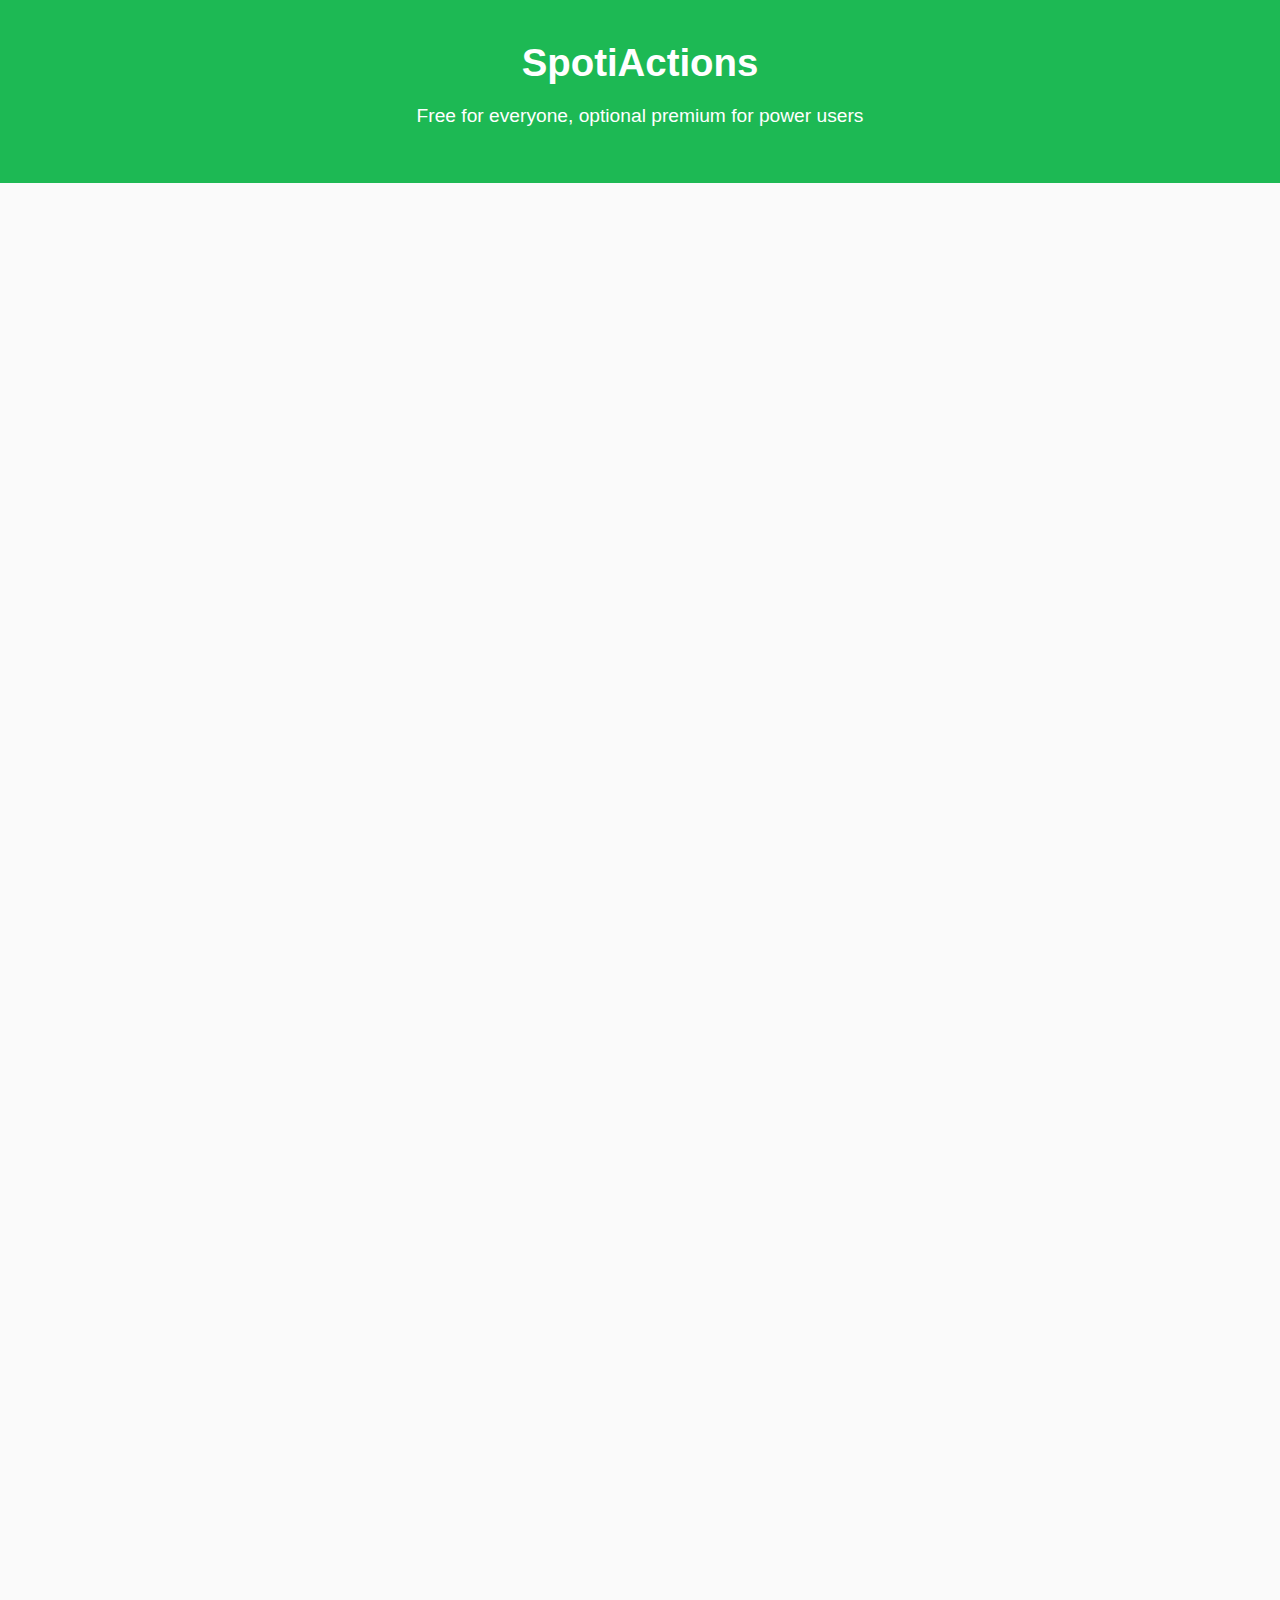
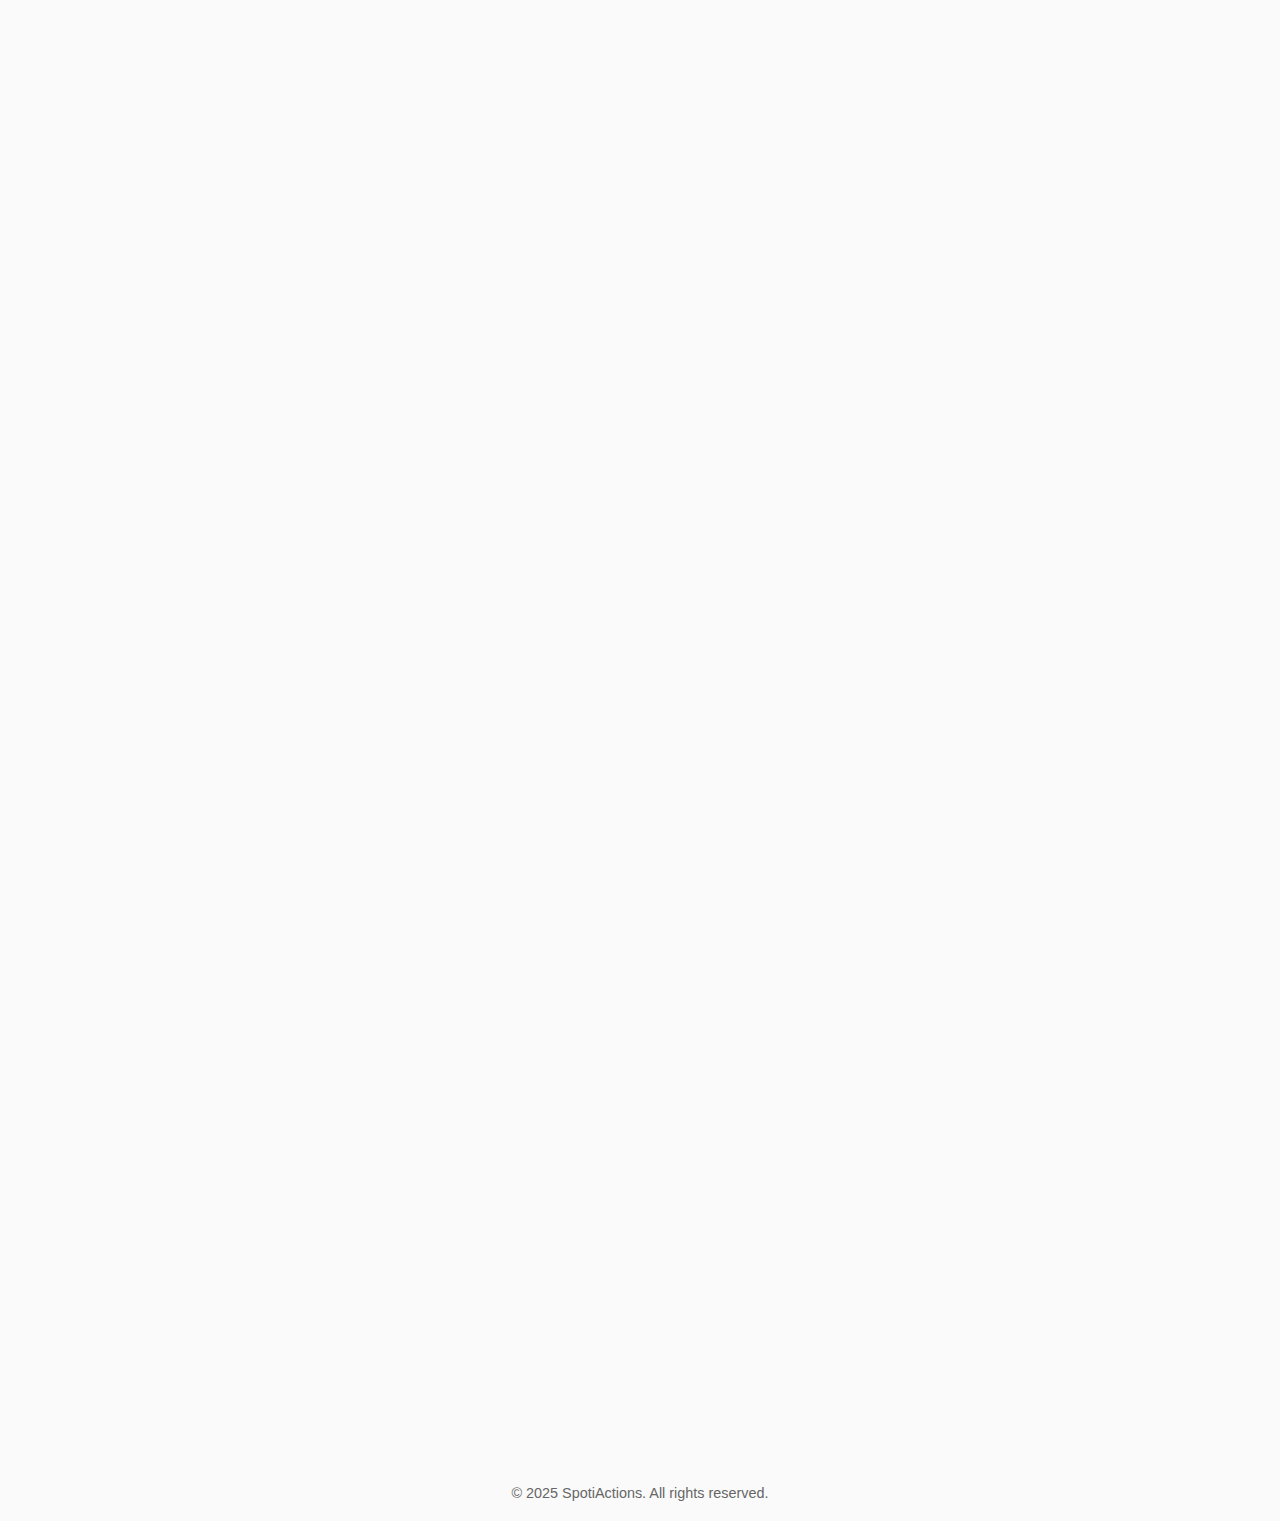
<file: SpotiActions/index.html>
<!DOCTYPE html>
<html lang="en">
<head>
  <meta charset="UTF-8">
  <meta name="viewport" content="width=device-width, initial-scale=1.0">
  <title>SpotiActions – Automate your music</title>
  <style>
    body {
      font-family: -apple-system, BlinkMacSystemFont, "Segoe UI", Roboto, Helvetica, Arial, sans-serif;
      margin: 0;
      padding: 0;
      background: #fafafa;
      color: #333;
      line-height: 1.6;
      overflow-x: hidden;
    }

    header {
      background: #1db954;
      color: white;
      padding: 2rem 1rem;
      text-align: center;
    }
    header h1 {
      margin: 0;
      font-size: 2.4rem;
      animation: fadeInDown 1s ease forwards;
    }
    header p {
      margin-top: 0.5rem;
      font-size: 1.2rem;
      animation: fadeIn 1.2s ease forwards;
    }

    main {
      max-width: 720px;
      margin: 2rem auto;
      padding: 0 1rem;
    }

    section {
      margin-bottom: 2.5rem;
      padding: 1rem 0;
      border-bottom: 1px solid #eee;
      opacity: 0;
      transform: translateY(20px);
      animation: fadeInUp 0.8s forwards;
    }
    section:nth-child(1) { animation-delay: 0.2s; }
    section:nth-child(2) { animation-delay: 0.4s; }
    section:nth-child(3) { animation-delay: 0.6s; }
    section:nth-child(4) { animation-delay: 0.8s; }
    section:nth-child(5) { animation-delay: 1s; }
    section:nth-child(6) { animation-delay: 1.2s; }

    h2 {
      color: #1db954;
      margin-bottom: 0.5rem;
      font-size: 1.5rem;
    }
    ul {
      padding-left: 1.2rem;
    }
    li {
      margin-bottom: 0.5rem;
    }

    a.button {
      display: inline-block;
      padding: 0.85rem 1.5rem;
      background: #1db954;
      color: white;
      text-decoration: none;
      border-radius: 8px;
      font-weight: 600;
      margin-top: 1rem;
      transition: background 0.3s, transform 0.2s;
    }
    a.button:hover {
      background: #17a447;
      transform: translateY(-2px);
    }

    .highlight {
      font-weight: 600;
      color: #1db954;
    }

    .premium-section {
      background: #e6f5eb;
      padding: 1rem;
      border-radius: 8px;
    }

    .cta {
      text-align: center;
      margin-top: 1rem;
    }

    footer {
      text-align: center;
      padding: 1rem;
      font-size: 0.9rem;
      color: #666;
    }

    @keyframes fadeInDown {
      0% { opacity: 0; transform: translateY(-20px); }
      100% { opacity: 1; transform: translateY(0); }
    }

    @keyframes fadeInUp {
      0% { opacity: 0; transform: translateY(20px); }
      100% { opacity: 1; transform: translateY(0); }
    }

    @keyframes fadeIn {
      0% { opacity: 0; }
      100% { opacity: 1; }
    }
  </style>
</head>
<body>

  <header>
    <h1>SpotiActions</h1>
    <p>Free for everyone, optional premium for power users</p>
  </header>

  <main>

    <section>
      <h2>What SpotiActions Is Now</h2>
      <p>SpotiActions began as a simple idea: a playlist-triggered alarm. It evolved into a complete space where you <span class="highlight">discover playlists</span>, <span class="highlight">automate your routines</span>, and <span class="highlight">make your music truly yours</span>.</p>
      <ul>
        <li>Wake up with your chosen playlist through powerful iOS Shortcuts.</li>
        <li>Let your iPhone detect when you arrive at the subway and start playing music automatically.</li>
        <li>Trigger your favorite tunes the moment you connect CarPlay.</li>
        <li>Use small automations that make music blend naturally with your daily rhythm.</li>
      </ul>
      <p>These features take advantage of iOS automation in a way that feels natural and useful, not complicated.</p>
    </section>

    <section>
      <h2>Curated Playlists</h2>
      <p>The new <span class="highlight">Curated Playlists</span> section highlights playlists made by real people — musicians, curators, and music lovers.</p>
      <ul>
        <li>No AI-generated lists. No bots.</li>
        <li>Selections with genuine taste and unexpected discoveries.</li>
        <li>More playlists will be added regularly.</li>
      </ul>
      <p>It feels like digging through a friend's old box of CDs and finding something great.</p>
    </section>

    <section>
      <h2>Start Free</h2>
      <ul>
        <li>Free access only to The Free playlist</li>
        <li>View all the playlists: Rock, Piano, Spanish, Happy Wakeup, and more</li>
        <li>Set multiple alarms for different moods and days</li>
        <li>Learn to automate your morning routine with iOS Shortcuts</li>
      </ul>
    </section>

    <section class="premium-section">
      <h2>Premium Optional</h2>
      <ul>
        <li>Unlock unlimited playlists and full automation features</li>
        <li>Advanced automation triggers</li>
        <li>Power-user exclusive capabilities</li>
        <li>Cancel anytime</li>
      </ul>
      <div class="cta">
        <a href="spotiactions://"
           onclick="setTimeout(function(){ window.location='https://apps.apple.com/app/spotiactions/id6748419049'; }, 500);"
           class="button">Upgrade to Premium</a>
      </div>
    </section>

    <section>
      <h2>Free to Download</h2>
      <p>SpotiActions used to cost a few dollars. Now it’s free.</p>
      <p>You can try it with one playlist and upgrade only if it fits your routine. This change came directly from user feedback — and it makes the app more welcoming.</p>
      <div class="cta">
        <a href="https://apps.apple.com/app/spotiactions/id6748419049" class="button">Download SpotiActions</a>
      </div>
    </section>

    <section>
      <h2>Why SpotiActions</h2>
      <ul>
        <li>Free users get the full core experience</li>
        <li>Premium adds features without removing anything</li>
        <li>Past buyers keep all features permanently</li>
        <li>Shortcuts work even when the iPhone is locked</li>
      </ul>
    </section>

    <section>
      <h2>Need Help?</h2>
      <p>Visit the <a href="https://gzalomoscoso.github.io/SpotiActions/support.html" class="highlight">support page</a> for guides and FAQs.</p>
      <div class="cta">
        <a href="https://gzalomoscoso.github.io/SpotiActions/support.html" class="button">Go to Support</a>
      </div>
    </section>

    <section>
      <h2>The Story</h2>
      <p>Learn how SpotiActions evolved from a simple automation idea into a complete music companion that makes your routines smoother and more personal.</p>
      <div class="cta">
        <a href="https://gzalomoscoso.github.io/SpotiActions/story.html" class="button">Read the Story</a>
      </div>
    </section>

    <section>
      <h2>Discover Real-Life Uses</h2>
      <p>Watch examples of how people are using SpotiActions every day.</p>
      <div class="cta">
        <a href="https://www.instagram.com/reel/DO03od2DgCJ/?igsh=cGc5dWlrMWp6NzNj" class="button">See Real Uses</a>
      </div>
    </section>

  </main>

  <footer>
    &copy; 2025 SpotiActions. All rights reserved.
  </footer>

</body>
</html>
</file>
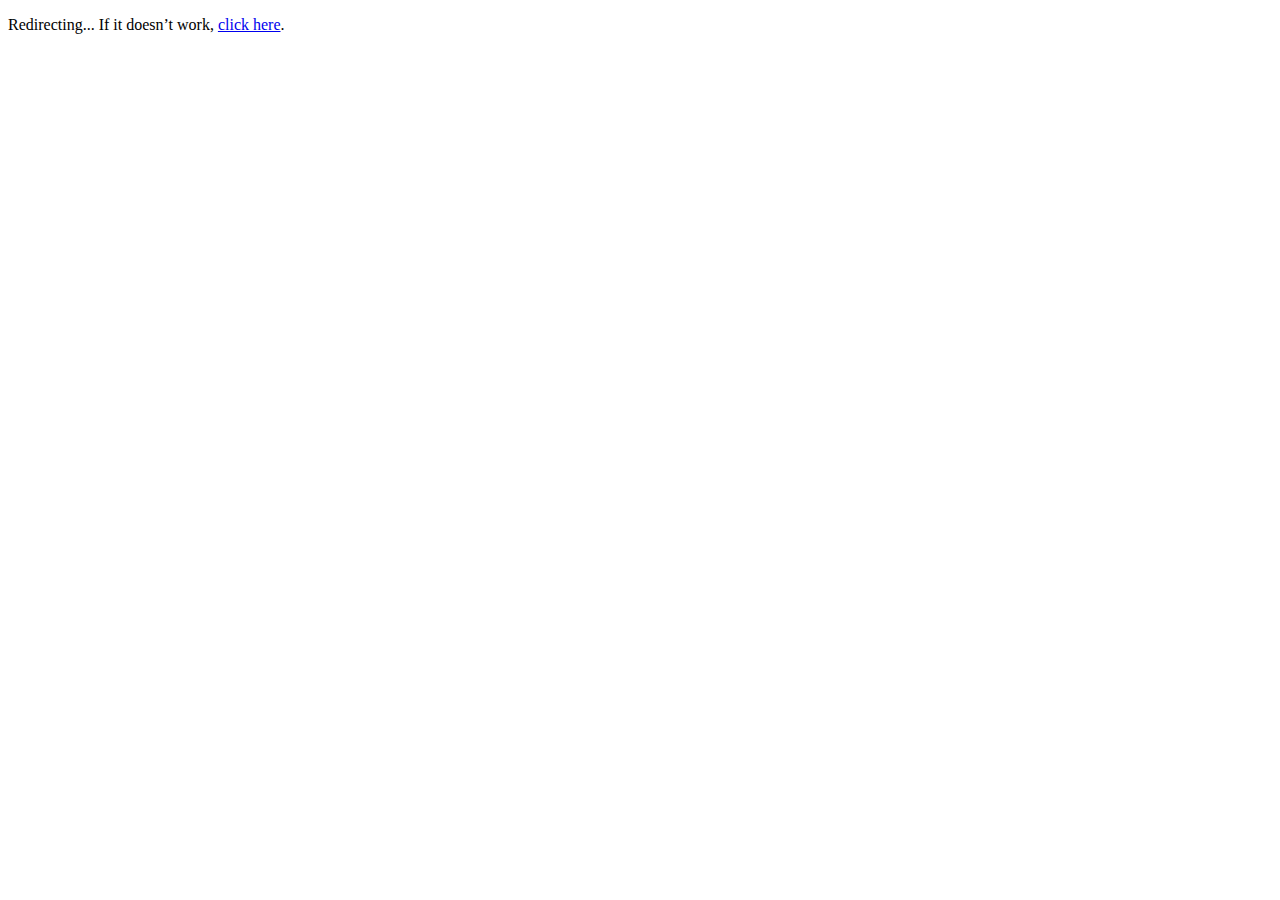
<file: linkapp.html>
<!DOCTYPE html>
<html lang="en">
<head>
  <meta charset="UTF-8">
  <title>Redirecting...</title>
  <script>
    // Redirige automáticamente al abrir la página
    window.onload = function() {
      // Reemplazá el ID por el de tu app
      var appStoreLink = "https://apps.apple.com/app/spotiactions/id6748419049";
      
      // Intenta abrir en una nueva ventana (a veces fuerza Safari)
      var win = window.open(appStoreLink, "_blank");
      
      // Si el navegador bloquea la apertura, fallback directo
      if (!win || win.closed || typeof win.closed === "undefined") {
        window.location.href = appStoreLink;
      }
    };
  </script>
</head>
<body>
  <p>Redirecting... If it doesn’t work, <a href="https://apps.apple.com/app/spotiactions/id6748419049" target="_blank">click here</a>.</p>
</body>
</html>
</file>
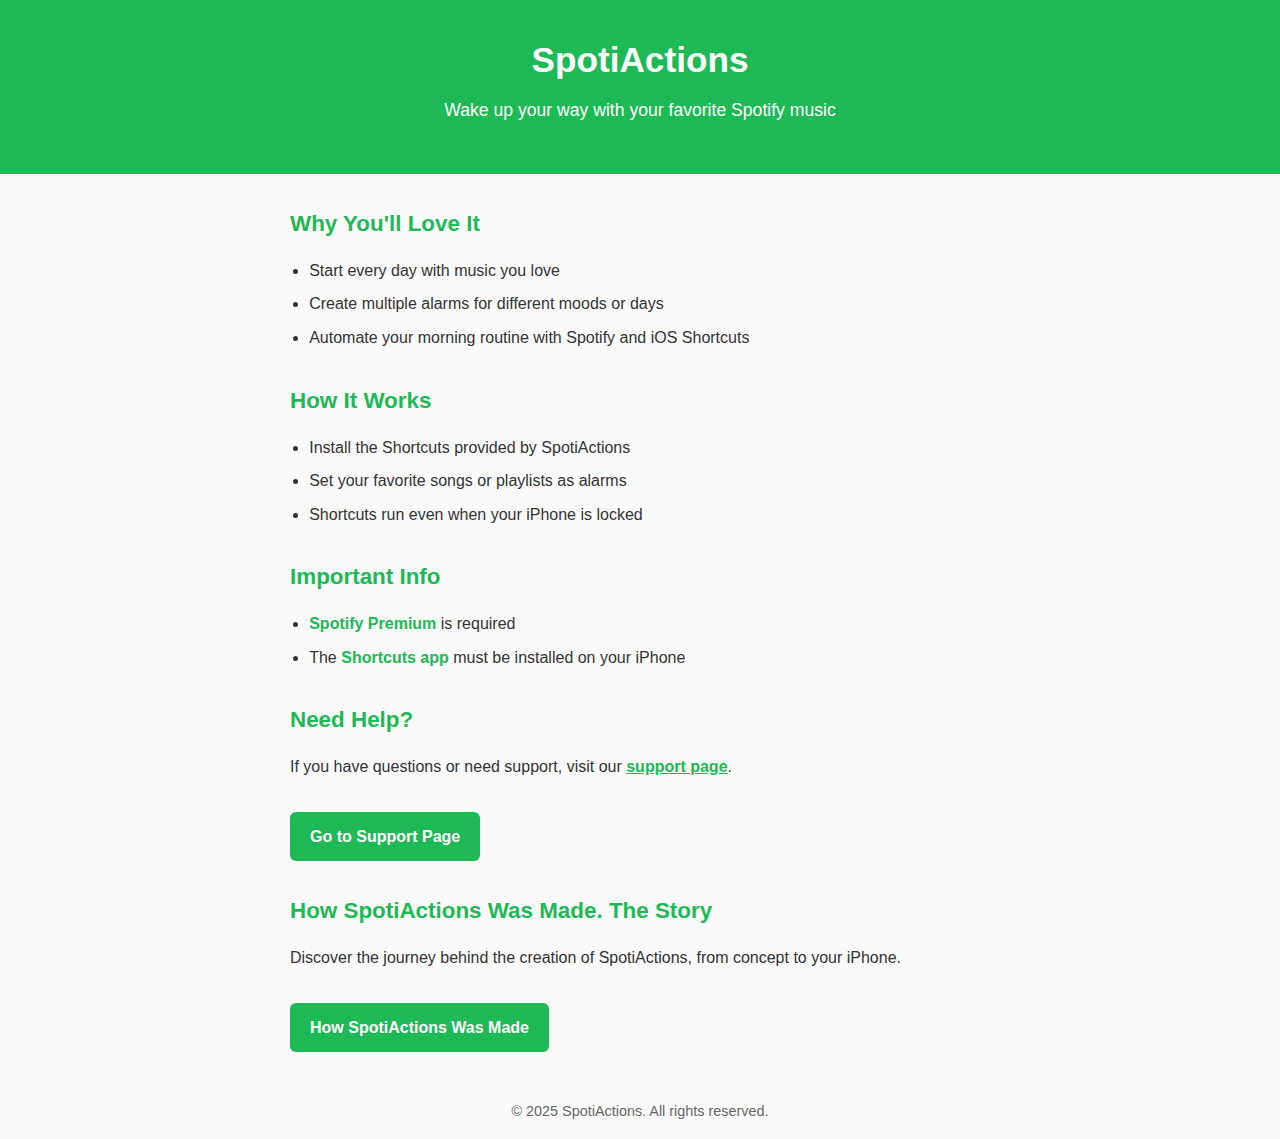
<file: mainpage.html>
<!DOCTYPE html>
<html lang="en">
<head>
  <meta charset="UTF-8">
  <meta name="viewport" content="width=device-width, initial-scale=1.0">
  <title>SpotiActions</title>
  <style>
    body {
      font-family: -apple-system, BlinkMacSystemFont, "Segoe UI", Roboto, Helvetica, Arial, sans-serif;
      margin: 0;
      padding: 0;
      background: #fafafa;
      color: #333;
      line-height: 1.6;
    }
    header {
      background: #1db954;
      color: white;
      padding: 2rem;
      text-align: center;
    }
    header h1 {
      margin: 0;
      font-size: 2.2rem;
    }
    header p {
      font-size: 1.1rem;
      margin-top: 0.5rem;
    }
    main {
      max-width: 700px;
      margin: 2rem auto;
      padding: 0 1rem;
    }
    section {
      margin-bottom: 2rem;
    }
    h2 {
      color: #1db954;
      margin-bottom: 0.5rem;
      font-size: 1.4rem;
    }
    ul {
      padding-left: 1.2rem;
    }
    li {
      margin-bottom: 0.5rem;
    }
    a.button {
      display: inline-block;
      padding: 0.75rem 1.25rem;
      background: #1db954;
      color: white;
      text-decoration: none;
      border-radius: 6px;
      font-weight: 600;
      margin-top: 1rem;
      transition: background 0.3s;
    }
    a.button:hover {
      background: #17a447;
    }
    footer {
      text-align: center;
      padding: 1rem;
      font-size: 0.9rem;
      color: #666;
    }
    .highlight {
      font-weight: 600;
      color: #1db954;
    }
  </style>
</head>
<body>
  <header>
    <h1>SpotiActions</h1>
    <p>Wake up your way with your favorite Spotify music</p>
  </header>

  <main>
    <section>
      <h2>Why You'll Love It</h2>
      <ul>
        <li>Start every day with music you love</li>
        <li>Create multiple alarms for different moods or days</li>
        <li>Automate your morning routine with Spotify and iOS Shortcuts</li>
      </ul>
    </section>

    <section>
      <h2>How It Works</h2>
      <ul>
        <li>Install the Shortcuts provided by SpotiActions</li>
        <li>Set your favorite songs or playlists as alarms</li>
        <li>Shortcuts run even when your iPhone is locked</li>
      </ul>
    </section>

    <section>
      <h2>Important Info</h2>
      <ul>
        <li><span class="highlight">Spotify Premium</span> is required</li>
        <li>The <span class="highlight">Shortcuts app</span> must be installed on your iPhone</li>
      </ul>
    </section>

    <section>
      <h2>Need Help?</h2>
      <p>If you have questions or need support, visit our <a href="https://gzalomoscoso.github.io/SpotiActions/" class="highlight">support page</a>.</p>
      <a href="https://gzalomoscoso.github.io/SpotiActions/" class="button">Go to Support Page</a>
    </section>

    <!-- New Section for App Story -->
    <section>
      <h2>How SpotiActions Was Made. The Story</h2>
      <p>Discover the journey behind the creation of SpotiActions, from concept to your iPhone.</p>
      <a href="https://gzalomoscoso.github.io/SpotiActions/story.html" class="button">How SpotiActions Was Made</a>
    </section>

  </main>

  <footer>
    &copy; 2025 SpotiActions. All rights reserved.
  </footer>
</body>
</html>
</file>
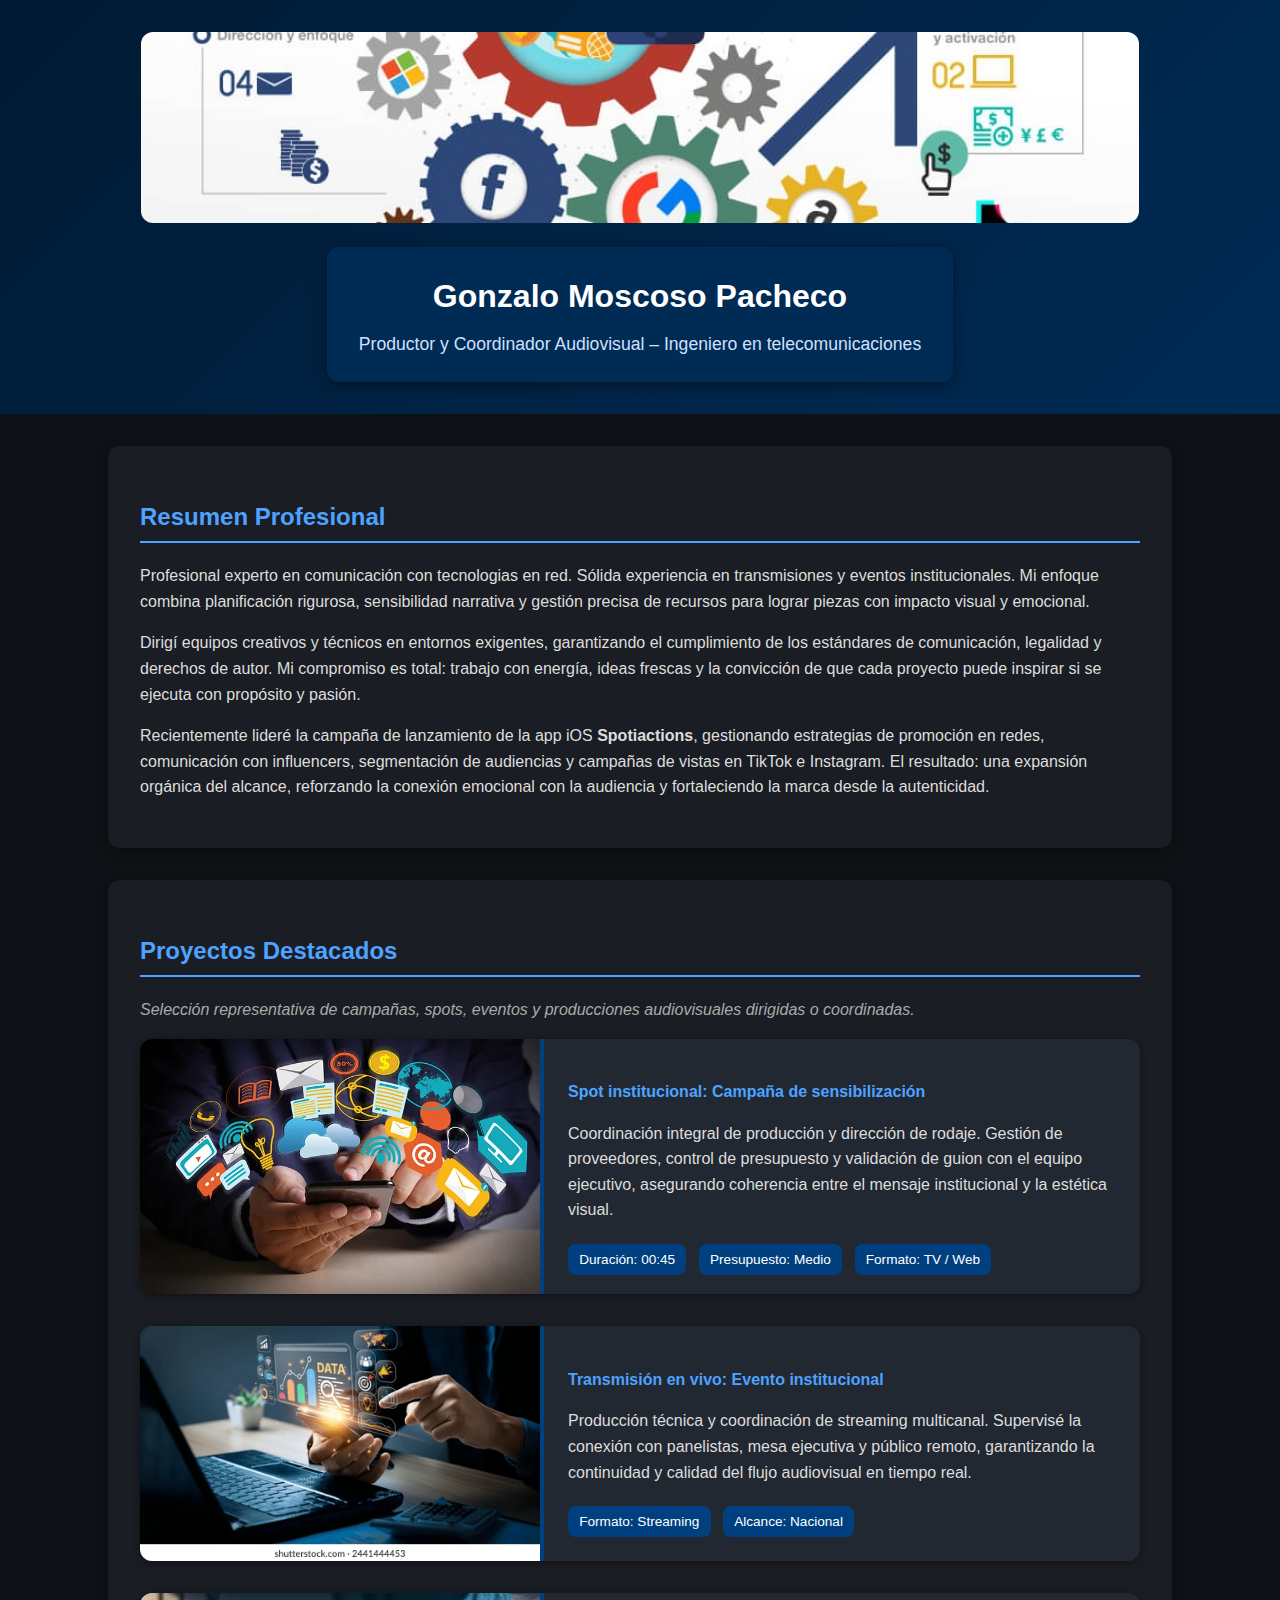
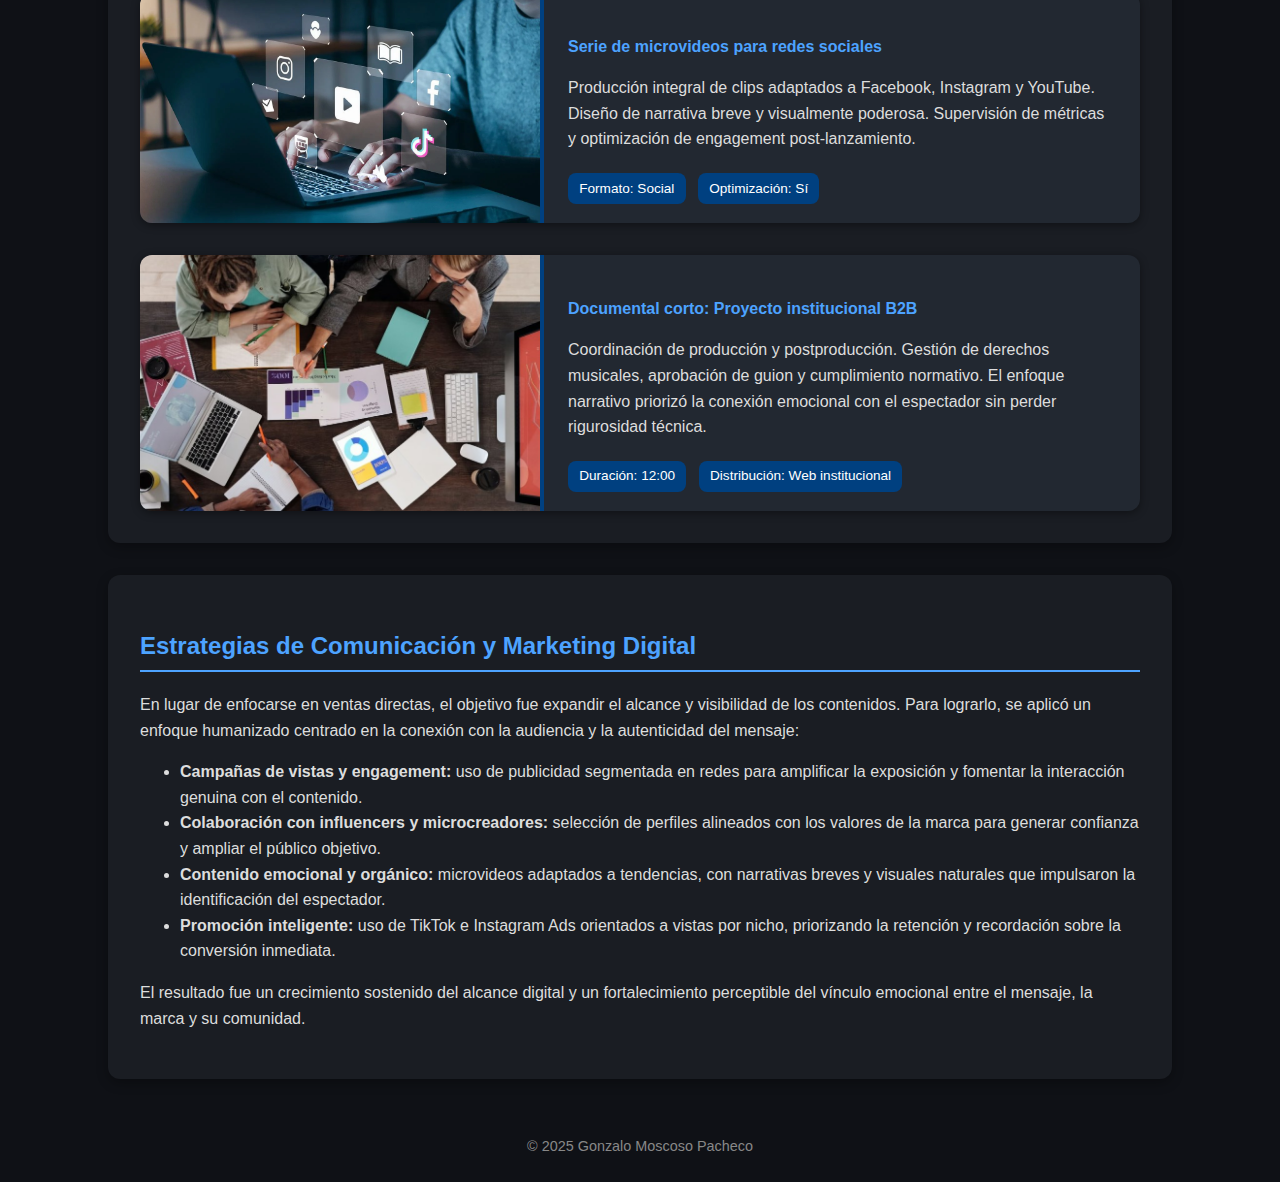
<file: marketing.html>
<!DOCTYPE html>
<html lang="es">
<head>
  <meta charset="UTF-8">
  <meta name="viewport" content="width=device-width, initial-scale=1.0">
  <title>Portafolio Profesional – Gonzalo Moscoso Pacheco</title>
  <style>
    body {
      font-family: 'Arial', sans-serif;
      margin: 0;
      padding: 0;
      line-height: 1.6;
      background: #0f1116;
      color: #ddd;
    }

    header {
      text-align: center;
      padding: 2rem 1rem;
      background: linear-gradient(135deg, #001a33, #002b55);
      color: #fff;
    }

    header img {
      width: 80%;
      max-width: 1000px;
      border-radius: 12px;
      margin-bottom: 1rem;
    }

    .header-frame {
      margin: auto;
      display: inline-block;
      text-align: center;
      padding: 1.5rem 2rem;
      background-color: #002b55;
      border-radius: 12px;
      box-shadow: 0 4px 15px rgba(0,0,0,0.4);
    }

    .header-frame h1 {
      margin: 0;
      font-size: 2rem;
      font-weight: bold;
    }

    .header-frame p {
      margin: 0.5rem 0 0;
      font-size: 1.1rem;
      color: #cfe0ff;
    }

    section {
      max-width: 1000px;
      margin: 2rem auto;
      padding: 2rem;
      background: #1a1d23;
      border-radius: 12px;
      box-shadow: 0 4px 12px rgba(0,0,0,0.3);
    }

    h2 {
      color: #4da3ff;
      border-bottom: 2px solid #4da3ff;
      padding-bottom: 0.3rem;
    }

    h3 {
      color: #69b9ff;
    }

    .meta {
      font-style: italic;
      color: #aaa;
    }

    .projects {
      display: flex;
      flex-direction: column;
      gap: 2rem;
    }

    .project {
      display: flex;
      flex-direction: row;
      background: #222831;
      border-radius: 12px;
      overflow: hidden;
      box-shadow: 0 2px 8px rgba(0,0,0,0.4);
    }

    .project img {
      width: 40%;
      object-fit: cover;
      border-right: 4px solid #004080;
    }

    .proj-body {
      padding: 1.2rem 1.5rem;
      flex: 1;
    }

    .proj-body h4 {
      color: #4da3ff;
      margin-bottom: 0.5rem;
    }

    .proj-meta {
      margin-top: 0.7rem;
    }

    .proj-meta .tag {
      display: inline-block;
      background: #004080;
      color: #fff;
      padding: 0.3rem 0.7rem;
      border-radius: 8px;
      font-size: 0.85rem;
      margin-right: 0.5rem;
      margin-top: 0.3rem;
    }

    footer {
      text-align: center;
      font-size: 0.9rem;
      padding: 1.5rem;
      color: #888;
    }
  </style>
</head>

<body>

<header>
  <img src="6.jpg" alt="Imagen de portada">
  <div class="header-frame">
    <h1>Gonzalo Moscoso Pacheco</h1>
    <p>Productor y Coordinador Audiovisual – Ingeniero en telecomunicaciones</p>
  </div>
</header>

<section>
  <h2>Resumen Profesional</h2>
  <p>Profesional experto en comunicación con tecnologias en red. Sólida experiencia en transmisiones y eventos institucionales. Mi enfoque combina planificación rigurosa, sensibilidad narrativa y gestión precisa de recursos para lograr piezas con impacto visual y emocional.</p>
  <p>Dirigí equipos creativos y técnicos en entornos exigentes, garantizando el cumplimiento de los estándares de comunicación, legalidad y derechos de autor. Mi compromiso es total: trabajo con energía, ideas frescas y la convicción de que cada proyecto puede inspirar si se ejecuta con propósito y pasión.</p>
  <p>Recientemente lideré la campaña de lanzamiento de la app iOS <strong>Spotiactions</strong>, gestionando estrategias de promoción en redes, comunicación con influencers, segmentación de audiencias y campañas de vistas en TikTok e Instagram. El resultado: una expansión orgánica del alcance, reforzando la conexión emocional con la audiencia y fortaleciendo la marca desde la autenticidad.</p>
</section>

<section>
  <h2>Proyectos Destacados</h2>
  <p class="meta">Selección representativa de campañas, spots, eventos y producciones audiovisuales dirigidas o coordinadas.</p>

  <div class="projects">
    <article class="project">
      <img src="2.webp" alt="Spot institucional">
      <div class="proj-body">
        <h4>Spot institucional: Campaña de sensibilización</h4>
        <p>Coordinación integral de producción y dirección de rodaje. Gestión de proveedores, control de presupuesto y validación de guion con el equipo ejecutivo, asegurando coherencia entre el mensaje institucional y la estética visual.</p>
        <div class="proj-meta">
          <span class="tag">Duración: 00:45</span>
          <span class="tag">Presupuesto: Medio</span>
          <span class="tag">Formato: TV / Web</span>
        </div>
      </div>
    </article>

    <article class="project">
      <img src="3.webp" alt="Transmisión en vivo">
      <div class="proj-body">
        <h4>Transmisión en vivo: Evento institucional</h4>
        <p>Producción técnica y coordinación de streaming multicanal. Supervisé la conexión con panelistas, mesa ejecutiva y público remoto, garantizando la continuidad y calidad del flujo audiovisual en tiempo real.</p>
        <div class="proj-meta">
          <span class="tag">Formato: Streaming</span>
          <span class="tag">Alcance: Nacional</span>
        </div>
      </div>
    </article>

    <article class="project">
      <img src="4.webp" alt="Serie de microvideos">
      <div class="proj-body">
        <h4>Serie de microvideos para redes sociales</h4>
        <p>Producción integral de clips adaptados a Facebook, Instagram y YouTube. Diseño de narrativa breve y visualmente poderosa. Supervisión de métricas y optimización de engagement post-lanzamiento.</p>
        <div class="proj-meta">
          <span class="tag">Formato: Social</span>
          <span class="tag">Optimización: Sí</span>
        </div>
      </div>
    </article>

    <article class="project">
      <img src="5.jpg" alt="Documental corto">
      <div class="proj-body">
        <h4>Documental corto: Proyecto institucional B2B</h4>
        <p>Coordinación de producción y postproducción. Gestión de derechos musicales, aprobación de guion y cumplimiento normativo. El enfoque narrativo priorizó la conexión emocional con el espectador sin perder rigurosidad técnica.</p>
        <div class="proj-meta">
          <span class="tag">Duración: 12:00</span>
          <span class="tag">Distribución: Web institucional</span>
        </div>
      </div>
    </article>
  </div>
</section>

<section>
  <h2>Estrategias de Comunicación y Marketing Digital</h2>
  <p>En lugar de enfocarse en ventas directas, el objetivo fue expandir el alcance y visibilidad de los contenidos. Para lograrlo, se aplicó un enfoque humanizado centrado en la conexión con la audiencia y la autenticidad del mensaje:</p>
  <ul>
    <li><strong>Campañas de vistas y engagement:</strong> uso de publicidad segmentada en redes para amplificar la exposición y fomentar la interacción genuina con el contenido.</li>
    <li><strong>Colaboración con influencers y microcreadores:</strong> selección de perfiles alineados con los valores de la marca para generar confianza y ampliar el público objetivo.</li>
    <li><strong>Contenido emocional y orgánico:</strong> microvideos adaptados a tendencias, con narrativas breves y visuales naturales que impulsaron la identificación del espectador.</li>
    <li><strong>Promoción inteligente:</strong> uso de TikTok e Instagram Ads orientados a vistas por nicho, priorizando la retención y recordación sobre la conversión inmediata.</li>
  </ul>
  <p>El resultado fue un crecimiento sostenido del alcance digital y un fortalecimiento perceptible del vínculo emocional entre el mensaje, la marca y su comunidad.</p>
</section>

<footer>
  © 2025 Gonzalo Moscoso Pacheco
</footer>

</body>
</html>
</file>
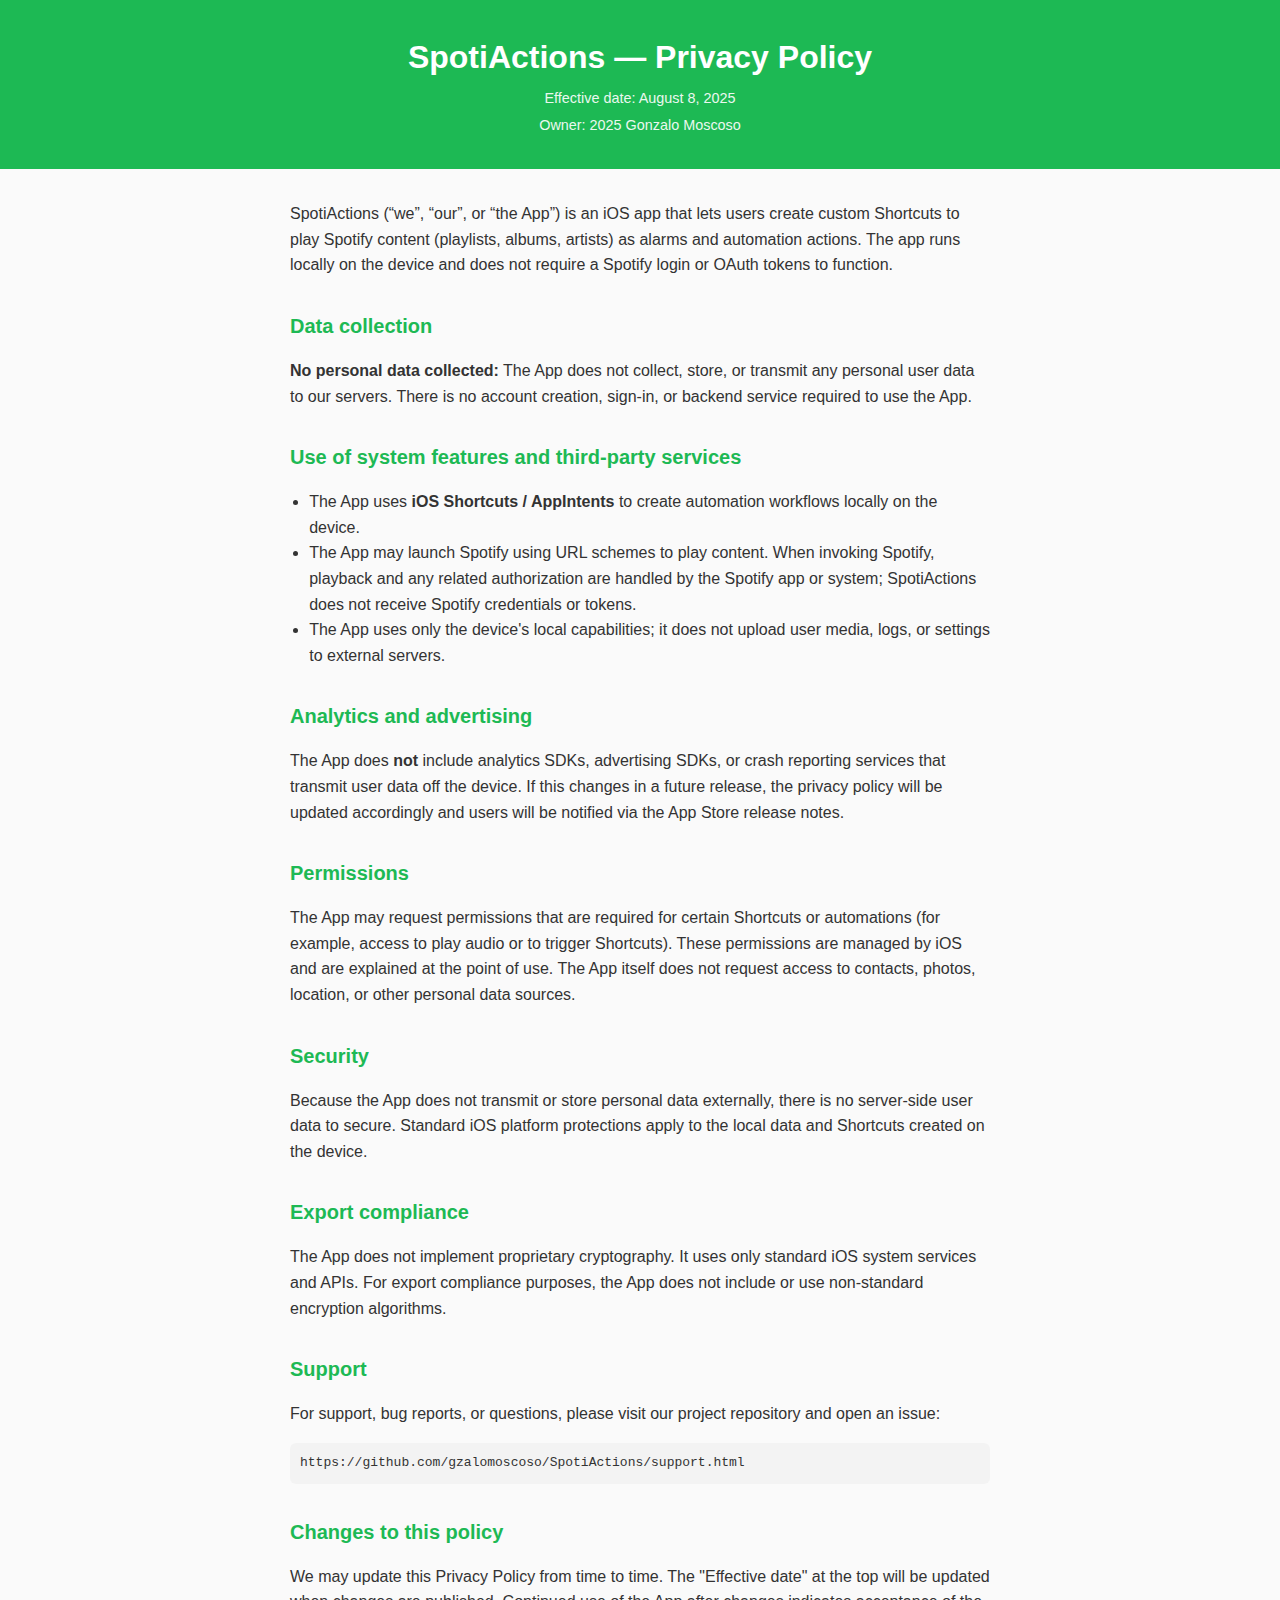
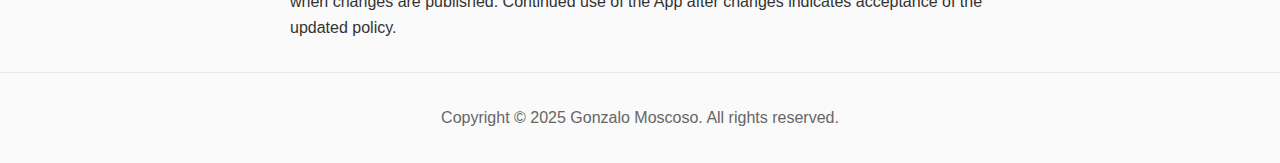
<file: privacy.html>
<!DOCTYPE html>
<html lang="en">
<head>
  <meta charset="UTF-8" />
  <meta name="viewport" content="width=device-width, initial-scale=1.0" />
  <title>SpotiActions — Privacy Policy</title>
  <style>
    /* === Shared look & feel with landing page === */
    body {
      font-family: -apple-system, BlinkMacSystemFont, "Segoe UI", Roboto, Helvetica, Arial, sans-serif;
      margin: 0;
      padding: 0;
      background: #fafafa;
      color: #333;
      line-height: 1.6;
    }
    header {
      background: #1db954;
      color: white;
      padding: 2rem;
      text-align: center;
    }
    header h1 {
      margin: 0;
      font-size: 2rem;
    }
    main {
      max-width: 700px;
      margin: 2rem auto;
      padding: 0 1rem;
    }
    section {
      margin-bottom: 2rem;
    }
    h2 {
      color: #1db954;
      margin-bottom: 0.5rem;
      font-size: 1.25rem;
    }
    p, li {
      font-size: 1rem;
    }
    ul {
      padding-left: 1.2rem;
    }
    .meta {
      color: #eaf8ef; /* soft on green header */
      font-size: 0.9rem;
      margin-top: 0.25rem;
    }
    a.button {
      display: inline-block;
      padding: 0.75rem 1.25rem;
      background: #1db954;
      color: white;
      text-decoration: none;
      border-radius: 6px;
      font-weight: 600;
      margin-top: 1rem;
    }
    a.button:hover {
      background: #17a447;
    }
    footer {
      text-align: center;
      padding: 1rem;
      font-size: 0.9rem;
      color: #666;
      border-top: 1px solid #e6e6e6;
    }
    pre {
      background: #f3f3f3;
      padding: 10px;
      overflow: auto;
      border-radius: 6px;
    }
  </style>
</head>
<body>
  <header>
    <h1>SpotiActions — Privacy Policy</h1>
    <div class="meta">Effective date: August 8, 2025</div>
    <div class="meta">Owner: 2025 Gonzalo Moscoso</div>
  </header>

  <main>
    <section>
      <p>SpotiActions (“we”, “our”, or “the App”) is an iOS app that lets users create custom Shortcuts to play Spotify content (playlists, albums, artists) as alarms and automation actions. The app runs locally on the device and does not require a Spotify login or OAuth tokens to function.</p>
    </section>

    <section>
      <h2>Data collection</h2>
      <p><strong>No personal data collected:</strong> The App does not collect, store, or transmit any personal user data to our servers. There is no account creation, sign-in, or backend service required to use the App.</p>
    </section>

    <section>
      <h2>Use of system features and third-party services</h2>
      <ul>
        <li>The App uses <strong>iOS Shortcuts / AppIntents</strong> to create automation workflows locally on the device.</li>
        <li>The App may launch Spotify using URL schemes to play content. When invoking Spotify, playback and any related authorization are handled by the Spotify app or system; SpotiActions does not receive Spotify credentials or tokens.</li>
        <li>The App uses only the device's local capabilities; it does not upload user media, logs, or settings to external servers.</li>
      </ul>
    </section>

    <section>
      <h2>Analytics and advertising</h2>
      <p>The App does <strong>not</strong> include analytics SDKs, advertising SDKs, or crash reporting services that transmit user data off the device. If this changes in a future release, the privacy policy will be updated accordingly and users will be notified via the App Store release notes.</p>
    </section>

    <section>
      <h2>Permissions</h2>
      <p>The App may request permissions that are required for certain Shortcuts or automations (for example, access to play audio or to trigger Shortcuts). These permissions are managed by iOS and are explained at the point of use. The App itself does not request access to contacts, photos, location, or other personal data sources.</p>
    </section>

    <section>
      <h2>Security</h2>
      <p>Because the App does not transmit or store personal data externally, there is no server-side user data to secure. Standard iOS platform protections apply to the local data and Shortcuts created on the device.</p>
    </section>

    <section>
      <h2>Export compliance</h2>
      <p>The App does not implement proprietary cryptography. It uses only standard iOS system services and APIs. For export compliance purposes, the App does not include or use non-standard encryption algorithms.</p>
    </section>

    <section>
      <h2>Support</h2>
      <p>For support, bug reports, or questions, please visit our project repository and open an issue:</p>
      <pre>https://github.com/gzalomoscoso/SpotiActions/support.html</pre>
    </section>

    <section>
      <h2>Changes to this policy</h2>
      <p>We may update this Privacy Policy from time to time. The "Effective date" at the top will be updated when changes are published. Continued use of the App after changes indicates acceptance of the updated policy.</p>
    </section>
  </main>

  <footer>
    <p>Copyright © 2025 Gonzalo Moscoso. All rights reserved.</p>
  </footer>
</body>
</html>
</file>
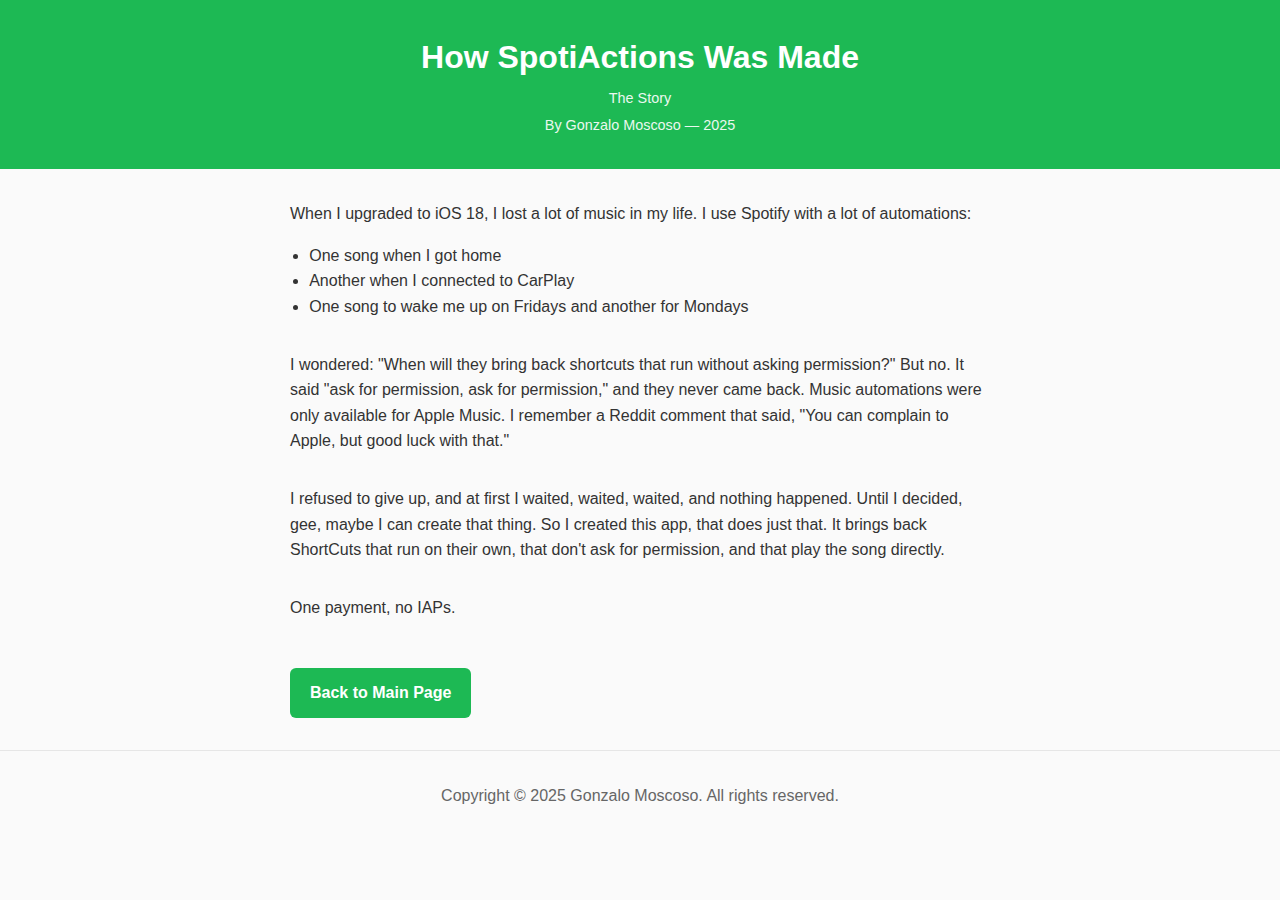
<file: story.html>
<!DOCTYPE html>
<html lang="en">
<head>
  <meta charset="UTF-8" />
  <meta name="viewport" content="width=device-width, initial-scale=1.0" />
  <title>SpotiActions — How It Was Made</title>
  <style>
    /* === Shared look & feel with landing page === */
    body {
      font-family: -apple-system, BlinkMacSystemFont, "Segoe UI", Roboto, Helvetica, Arial, sans-serif;
      margin: 0;
      padding: 0;
      background: #fafafa;
      color: #333;
      line-height: 1.6;
    }
    header {
      background: #1db954;
      color: white;
      padding: 2rem;
      text-align: center;
    }
    header h1 {
      margin: 0;
      font-size: 2rem;
    }
    main {
      max-width: 700px;
      margin: 2rem auto;
      padding: 0 1rem;
    }
    section {
      margin-bottom: 2rem;
    }
    h2 {
      color: #1db954;
      margin-bottom: 0.5rem;
      font-size: 1.25rem;
    }
    p, li {
      font-size: 1rem;
    }
    ul {
      padding-left: 1.2rem;
    }
    .meta {
      color: #eaf8ef;
      font-size: 0.9rem;
      margin-top: 0.25rem;
    }
    a.button {
      display: inline-block;
      padding: 0.75rem 1.25rem;
      background: #1db954;
      color: white;
      text-decoration: none;
      border-radius: 6px;
      font-weight: 600;
      margin-top: 1rem;
      transition: background 0.3s;
    }
    a.button:hover {
      background: #17a447;
    }
    footer {
      text-align: center;
      padding: 1rem;
      font-size: 0.9rem;
      color: #666;
      border-top: 1px solid #e6e6e6;
    }
  </style>
</head>
<body>
  <header>
    <h1>How SpotiActions Was Made</h1>
    <div class="meta">The Story</div>
    <div class="meta">By Gonzalo Moscoso — 2025</div>
  </header>

  <main>
    <section>
      <p>When I upgraded to iOS 18, I lost a lot of music in my life. I use Spotify with a lot of automations:</p>
      <ul>
        <li>One song when I got home</li>
        <li>Another when I connected to CarPlay</li>
        <li>One song to wake me up on Fridays and another for Mondays</li>
      </ul>
    </section>

    <section>
      <p>I wondered: "When will they bring back shortcuts that run without asking permission?" But no. It said "ask for permission, ask for permission," and they never came back. Music automations were only available for Apple Music. I remember a Reddit comment that said, "You can complain to Apple, but good luck with that."</p>
    </section>

    <section>
      <p>I refused to give up, and at first I waited, waited, waited, and nothing happened. Until I decided, gee, maybe I can create that thing. So I created this app, that does just that. It brings back ShortCuts that run on their own, that don't ask for permission, and that play the song directly.</p>
    </section>

    <section>
      <p>One payment, no IAPs.</p>
    </section>

    <section>
      <a href="index.html" class="button">Back to Main Page</a>
    </section>
  </main>

  <footer>
    <p>Copyright © 2025 Gonzalo Moscoso. All rights reserved.</p>
  </footer>
</body>
</html>
</file>
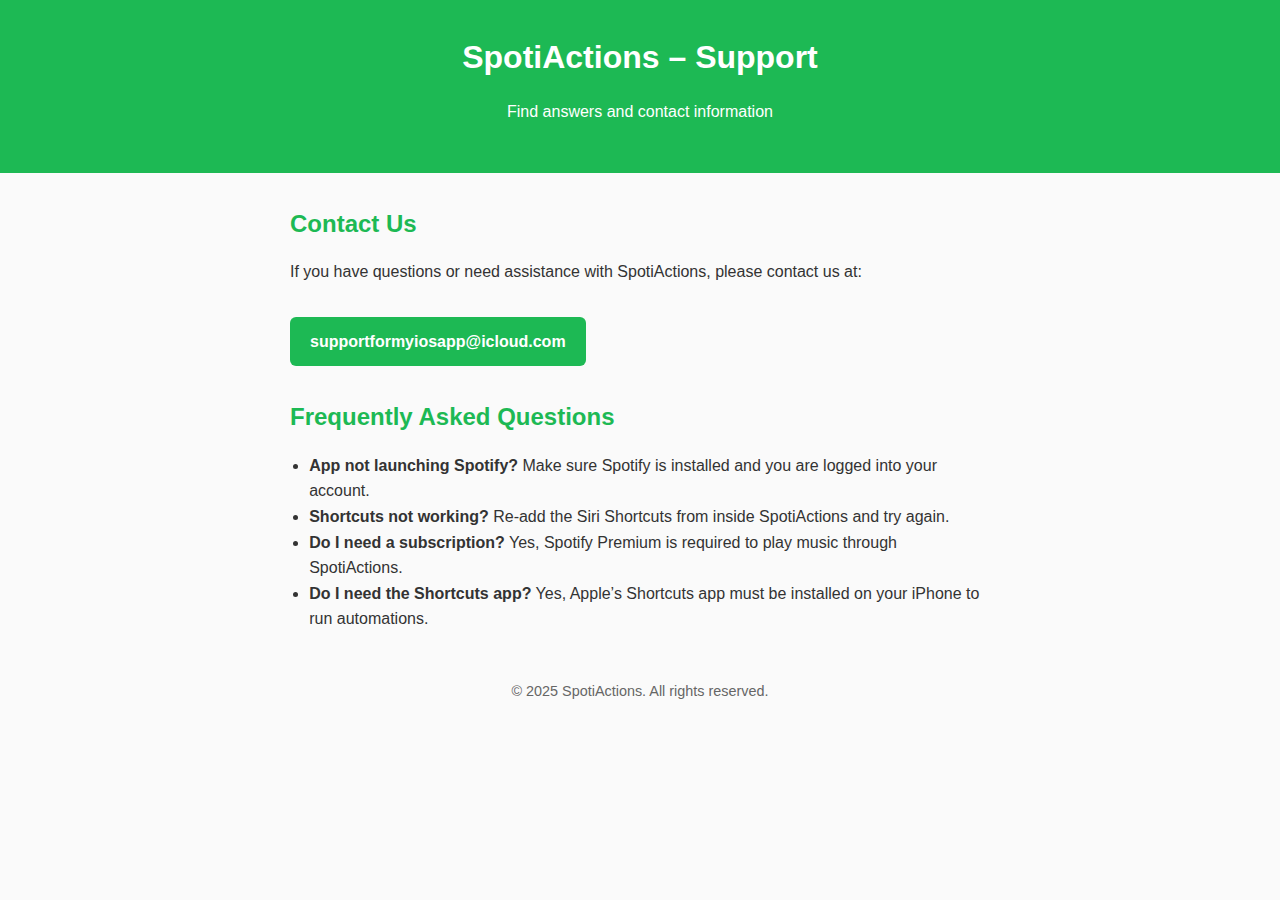
<file: support.html>
<!DOCTYPE html>
<html lang="en">
<head>
  <meta charset="UTF-8">
  <meta name="viewport" content="width=device-width, initial-scale=1.0">
  <title>SpotiActions Support</title>
  <style>
    body {
      font-family: -apple-system, BlinkMacSystemFont, "Segoe UI", Roboto, Helvetica, Arial, sans-serif;
      margin: 0;
      padding: 0;
      background: #fafafa;
      color: #333;
      line-height: 1.6;
    }
    header {
      background: #1db954;
      color: white;
      padding: 2rem;
      text-align: center;
    }
    header h1 {
      margin: 0;
      font-size: 2rem;
    }
    main {
      max-width: 700px;
      margin: 2rem auto;
      padding: 0 1rem;
    }
    section {
      margin-bottom: 2rem;
    }
    h2 {
      color: #1db954;
      margin-bottom: 0.5rem;
    }
    ul {
      padding-left: 1.2rem;
    }
    a.button {
      display: inline-block;
      padding: 0.75rem 1.25rem;
      background: #1db954;
      color: white;
      text-decoration: none;
      border-radius: 6px;
      font-weight: 600;
      margin-top: 1rem;
    }
    a.button:hover {
      background: #17a447;
    }
    footer {
      text-align: center;
      padding: 1rem;
      font-size: 0.9rem;
      color: #666;
    }
  </style>
</head>
<body>
  <header>
    <h1>SpotiActions – Support</h1>
    <p>Find answers and contact information</p>
  </header>

  <main>
    <section>
      <h2>Contact Us</h2>
      <p>If you have questions or need assistance with SpotiActions, please contact us at:</p>
      <p><a href="mailto:supportformyiosapp@icloud.com" class="button">supportformyiosapp@icloud.com</a></p>
    </section>

    <section>
      <h2>Frequently Asked Questions</h2>
      <ul>
        <li><strong>App not launching Spotify?</strong> Make sure Spotify is installed and you are logged into your account.</li>
        <li><strong>Shortcuts not working?</strong> Re-add the Siri Shortcuts from inside SpotiActions and try again.</li>
        <li><strong>Do I need a subscription?</strong> Yes, Spotify Premium is required to play music through SpotiActions.</li>
        <li><strong>Do I need the Shortcuts app?</strong> Yes, Apple’s Shortcuts app must be installed on your iPhone to run automations.</li>
      </ul>
    </section>
  </main>

  <footer>
    &copy; 2025 SpotiActions. All rights reserved.
  </footer>
</body>
</html>
</file>
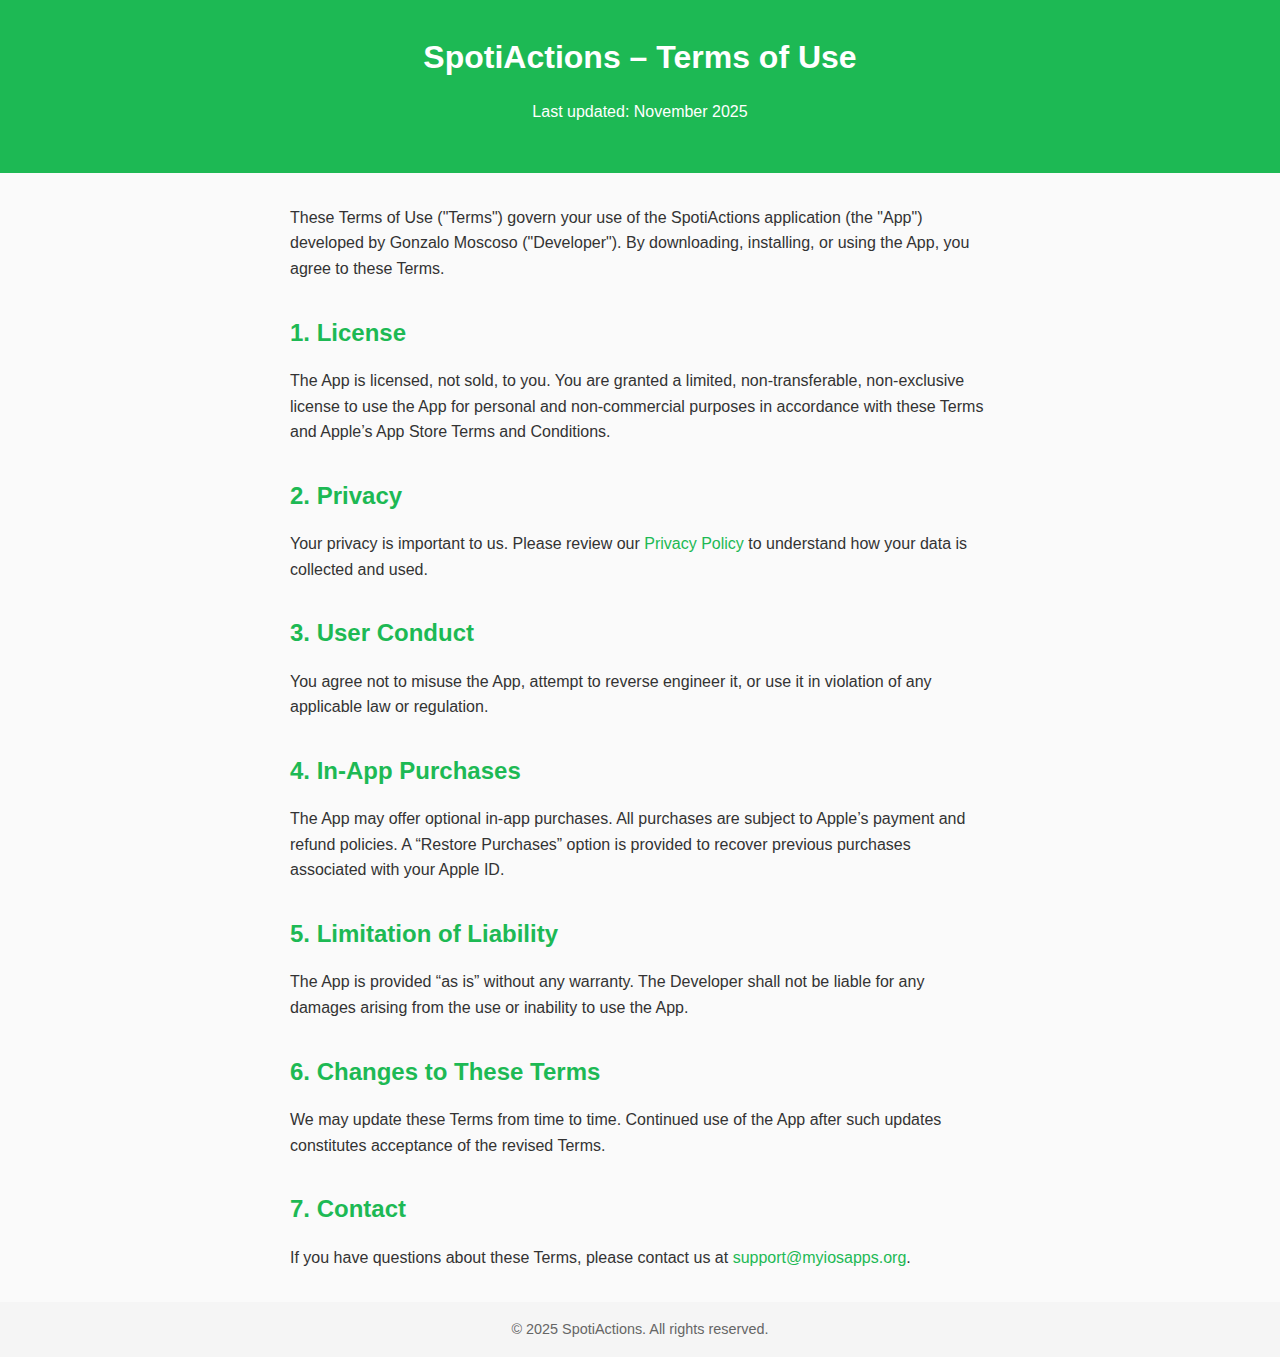
<file: terms.html>
<!DOCTYPE html>
<html lang="en">
<head>
  <meta charset="UTF-8">
  <meta name="viewport" content="width=device-width, initial-scale=1.0">
  <title>Terms of Use - SpotiActions</title>
  <style>
    body {
      font-family: -apple-system, BlinkMacSystemFont, "Segoe UI", Roboto, Helvetica, Arial, sans-serif;
      margin: 0;
      padding: 0;
      background: #fafafa;
      color: #333;
      line-height: 1.6;
    }
    header {
      background: #1db954;
      color: white;
      padding: 2rem;
      text-align: center;
    }
    header h1 {
      margin: 0;
      font-size: 2rem;
    }
    main {
      max-width: 700px;
      margin: 2rem auto;
      padding: 0 1rem;
    }
    section {
      margin-bottom: 2rem;
    }
    h2 {
      color: #1db954;
      margin-bottom: 0.5rem;
    }
    a {
      color: #1db954;
      text-decoration: none;
    }
    a:hover {
      text-decoration: underline;
    }
    footer {
      text-align: center;
      padding: 1rem;
      font-size: 0.9rem;
      color: #666;
      background: #f5f5f5;
    }
  </style>
</head>
<body>
  <header>
    <h1>SpotiActions – Terms of Use</h1>
    <p>Last updated: November 2025</p>
  </header>

  <main>
    <section>
      <p>These Terms of Use ("Terms") govern your use of the SpotiActions application (the "App") developed by Gonzalo Moscoso ("Developer"). By downloading, installing, or using the App, you agree to these Terms.</p>
    </section>

    <section>
      <h2>1. License</h2>
      <p>The App is licensed, not sold, to you. You are granted a limited, non-transferable, non-exclusive license to use the App for personal and non-commercial purposes in accordance with these Terms and Apple’s App Store Terms and Conditions.</p>
    </section>

    <section>
      <h2>2. Privacy</h2>
      <p>Your privacy is important to us. Please review our <a href="https://gzalomoscoso.github.io/SpotiActions/privacy.html">Privacy Policy</a> to understand how your data is collected and used.</p>
    </section>

    <section>
      <h2>3. User Conduct</h2>
      <p>You agree not to misuse the App, attempt to reverse engineer it, or use it in violation of any applicable law or regulation.</p>
    </section>

    <section>
      <h2>4. In-App Purchases</h2>
      <p>The App may offer optional in-app purchases. All purchases are subject to Apple’s payment and refund policies. A “Restore Purchases” option is provided to recover previous purchases associated with your Apple ID.</p>
    </section>

    <section>
      <h2>5. Limitation of Liability</h2>
      <p>The App is provided “as is” without any warranty. The Developer shall not be liable for any damages arising from the use or inability to use the App.</p>
    </section>

    <section>
      <h2>6. Changes to These Terms</h2>
      <p>We may update these Terms from time to time. Continued use of the App after such updates constitutes acceptance of the revised Terms.</p>
    </section>

    <section>
      <h2>7. Contact</h2>
      <p>If you have questions about these Terms, please contact us at <a href="mailto:support@myiosapps.org">support@myiosapps.org</a>.</p>
    </section>
  </main>

  <footer>
    &copy; 2025 SpotiActions. All rights reserved.
  </footer>
</body>
</html>
</file>
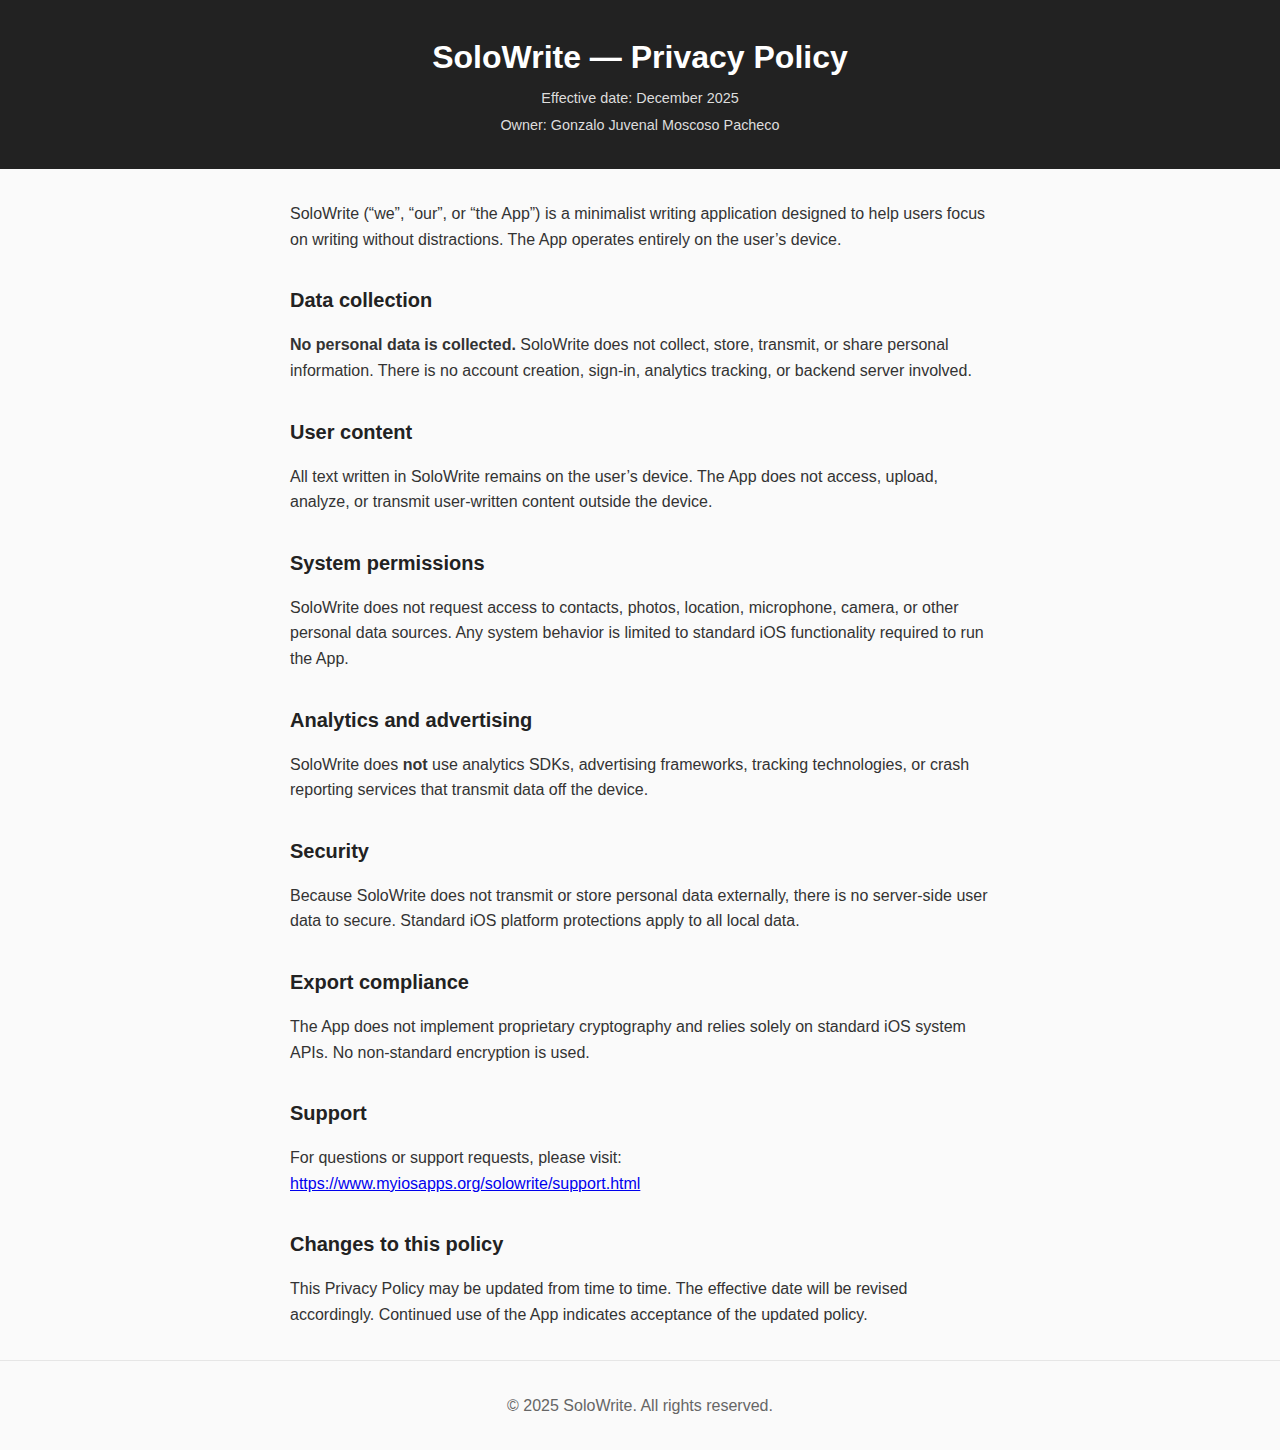
<file: solowrite/privacy.html>
<!DOCTYPE html>
<html lang="en">
<head>
  <meta charset="UTF-8" />
  <meta name="viewport" content="width=device-width, initial-scale=1.0" />
  <title>SoloWrite — Privacy Policy</title>
  <style>
    body {
      font-family: -apple-system, BlinkMacSystemFont, "Segoe UI", Roboto, Helvetica, Arial, sans-serif;
      margin: 0;
      padding: 0;
      background: #fafafa;
      color: #333;
      line-height: 1.6;
    }
    header {
      background: #222;
      color: white;
      padding: 2rem;
      text-align: center;
    }
    header h1 {
      margin: 0;
      font-size: 2rem;
    }
    main {
      max-width: 700px;
      margin: 2rem auto;
      padding: 0 1rem;
    }
    section {
      margin-bottom: 2rem;
    }
    h2 {
      color: #222;
      margin-bottom: 0.5rem;
      font-size: 1.25rem;
    }
    p, li {
      font-size: 1rem;
    }
    ul {
      padding-left: 1.2rem;
    }
    .meta {
      color: #ddd;
      font-size: 0.9rem;
      margin-top: 0.25rem;
    }
    footer {
      text-align: center;
      padding: 1rem;
      font-size: 0.9rem;
      color: #666;
      border-top: 1px solid #e6e6e6;
    }
  </style>
</head>
<body>
  <header>
    <h1>SoloWrite — Privacy Policy</h1>
    <div class="meta">Effective date: December 2025</div>
    <div class="meta">Owner: Gonzalo Juvenal Moscoso Pacheco</div>
  </header>

  <main>
    <section>
      <p>
        SoloWrite (“we”, “our”, or “the App”) is a minimalist writing application designed
        to help users focus on writing without distractions. The App operates entirely
        on the user’s device.
      </p>
    </section>

    <section>
      <h2>Data collection</h2>
      <p>
        <strong>No personal data is collected.</strong>  
        SoloWrite does not collect, store, transmit, or share personal information.
        There is no account creation, sign-in, analytics tracking, or backend server involved.
      </p>
    </section>

    <section>
      <h2>User content</h2>
      <p>
        All text written in SoloWrite remains on the user’s device.
        The App does not access, upload, analyze, or transmit user-written content
        outside the device.
      </p>
    </section>

    <section>
      <h2>System permissions</h2>
      <p>
        SoloWrite does not request access to contacts, photos, location, microphone,
        camera, or other personal data sources. Any system behavior is limited to
        standard iOS functionality required to run the App.
      </p>
    </section>

    <section>
      <h2>Analytics and advertising</h2>
      <p>
        SoloWrite does <strong>not</strong> use analytics SDKs, advertising frameworks,
        tracking technologies, or crash reporting services that transmit data off the device.
      </p>
    </section>

    <section>
      <h2>Security</h2>
      <p>
        Because SoloWrite does not transmit or store personal data externally,
        there is no server-side user data to secure. Standard iOS platform protections
        apply to all local data.
      </p>
    </section>

    <section>
      <h2>Export compliance</h2>
      <p>
        The App does not implement proprietary cryptography and relies solely on
        standard iOS system APIs. No non-standard encryption is used.
      </p>
    </section>

    <section>
      <h2>Support</h2>
      <p>
        For questions or support requests, please visit:
        <br />
        <a href="https://www.myiosapps.org/solowrite/support.html">
          https://www.myiosapps.org/solowrite/support.html
        </a>
      </p>
    </section>

    <section>
      <h2>Changes to this policy</h2>
      <p>
        This Privacy Policy may be updated from time to time.
        The effective date will be revised accordingly.
        Continued use of the App indicates acceptance of the updated policy.
      </p>
    </section>
  </main>

  <footer>
    <p>© 2025 SoloWrite. All rights reserved.</p>
  </footer>
</body>
</html>
</file>
